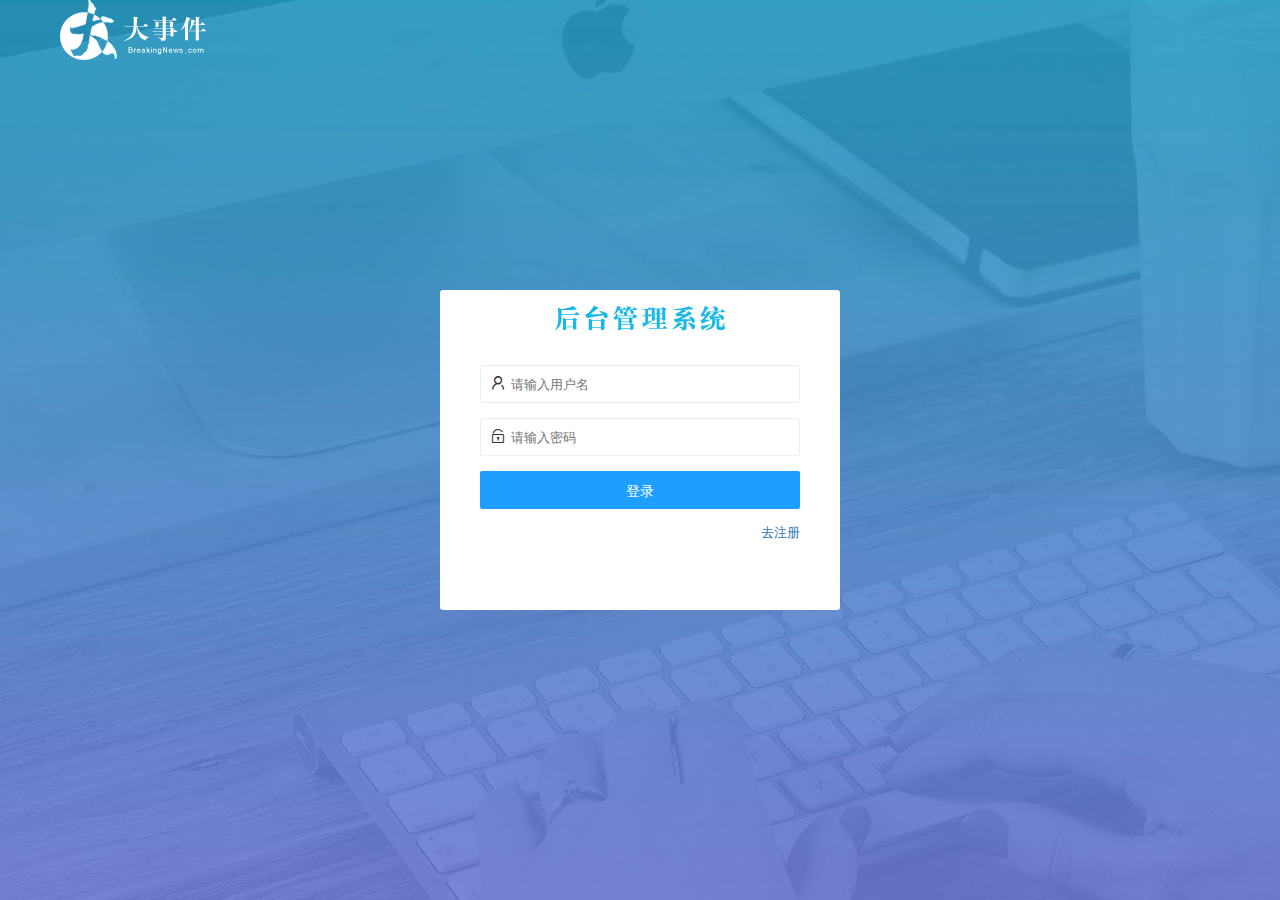
<file: login.html>
<!DOCTYPE html>
<html lang="en">
  <head>
    <meta charset="UTF-8" />
    <meta http-equiv="X-UA-Compatible" content="IE=edge" />
    <meta name="viewport" content="width=device-width, initial-scale=1.0" />
    <title>大事件项目-登录/注册</title>
    <!-- 引入css文件 -->
    <!-- layui -->
    <link rel="stylesheet" href="./assets/lib/layui/css/layui.css" />
    <!-- bootstrap -->
    <link rel="stylesheet" href="./assets/lib/bootstrap.css" />
    <!-- my-css -->
    <link rel="stylesheet" href="./assets/css/login.css" />
  </head>
  <body>
    <!-- logo -->
    <div class="layui-main">
      <img src="./assets/images/logo.png" alt="" />
    </div>
    <!-- 登录注册 -->
    <div class="login-reg-box">
      <!-- 登录，注册框的标题区域 -->
      <h4>
        <img src="./assets/images/login_title.png" alt="" />
      </h4>

      <!-- 登录 -->
      <div class="login-wrap">
        <form class="layui-form" id="formLogin" >
          <!-- 用户名 -->
          <div class="layui-form-item">
            <i class="layui-icon layui-icon-username"></i>
            <input
              type="text"
              name="username"
              required
              lay-verify="required"
              placeholder="请输入用户名"
              autocomplete="off"
              class="layui-input"
            />
          </div>
          <!-- 密码 -->
          <div class="layui-form-item">
            <i class="layui-icon layui-icon-password"></i>
            <input
              type="password"
              name="password"
              id="passWord"
              required
              lay-verify="required|pwd"
              placeholder="请输入密码"
              autocomplete="off"
              class="layui-input"
              
            />
          </div>
          <!-- 注册按钮 -->
          <div class="layui-form-item">
              <button class="layui-btn layui-btn-fluid layui-btn-normal" lay-submit>登录</button>
          </div>
          <div class="layui-form-item">
            <a href="javascript:;" id="go2Reg">去注册</a>
          </div>
        </form>
      </div>

      <!-- 注册 -->
      <div class="reg-wrap">
        <form class="layui-form" id="formReg" >
          <!-- 用户名 -->
          <div class="layui-form-item">
            <i class="layui-icon layui-icon-username"></i>
            <input
             
              type="text"
              name="username"
              required
              lay-verify="required"
              placeholder="请输入用户名"
              autocomplete="off"
              class="layui-input"
              
            />
          </div>
          <!-- 密码 -->
          <div class="layui-form-item">
            <i class="layui-icon layui-icon-password"></i>
            <input
              type="password"
              name="password"
              id="passWord"
              required
              lay-verify="required|pwd"
              placeholder="请输入密码"
              autocomplete="off"
              class="layui-input"
              
            />
          </div>
          <!-- 确认密码 -->
          <div class="layui-form-item">
            <i class="layui-icon layui-icon-password"></i>
            <input
              type="password"
              name="repassword"
              required
              lay-verify="required|pwd|repwd"
              placeholder="请再次输入密码"
              autocomplete="off"
              class="layui-input"
              

            />
          </div>
          <!-- 注册按钮 -->
          <div class="layui-form-item">
              <button class="layui-btn layui-btn-fluid layui-btn-normal" lay-submit>注册</button>
          </div>
          <div class="layui-form-item">
            <a href="javascript:;" id="go2Login">去登录</a>
          </div>
        </form>
      </div>

      <!-- 登录注册结束 -->
    </div>

    <!-- 导入js文件 -->
    <!-- layui -->
    <script src="./assets/lib/layui/layui.all.js"></script>
    <!-- jquery -->
    <script src="./assets/lib/jquery.js"></script>
    <!-- baseAPI -->
    <script src="./assets/js/baseAPI.js"></script>
    <!-- my-js -->
    <script src="./assets/js/login.js"></script>
  </body>
</html>
</file>
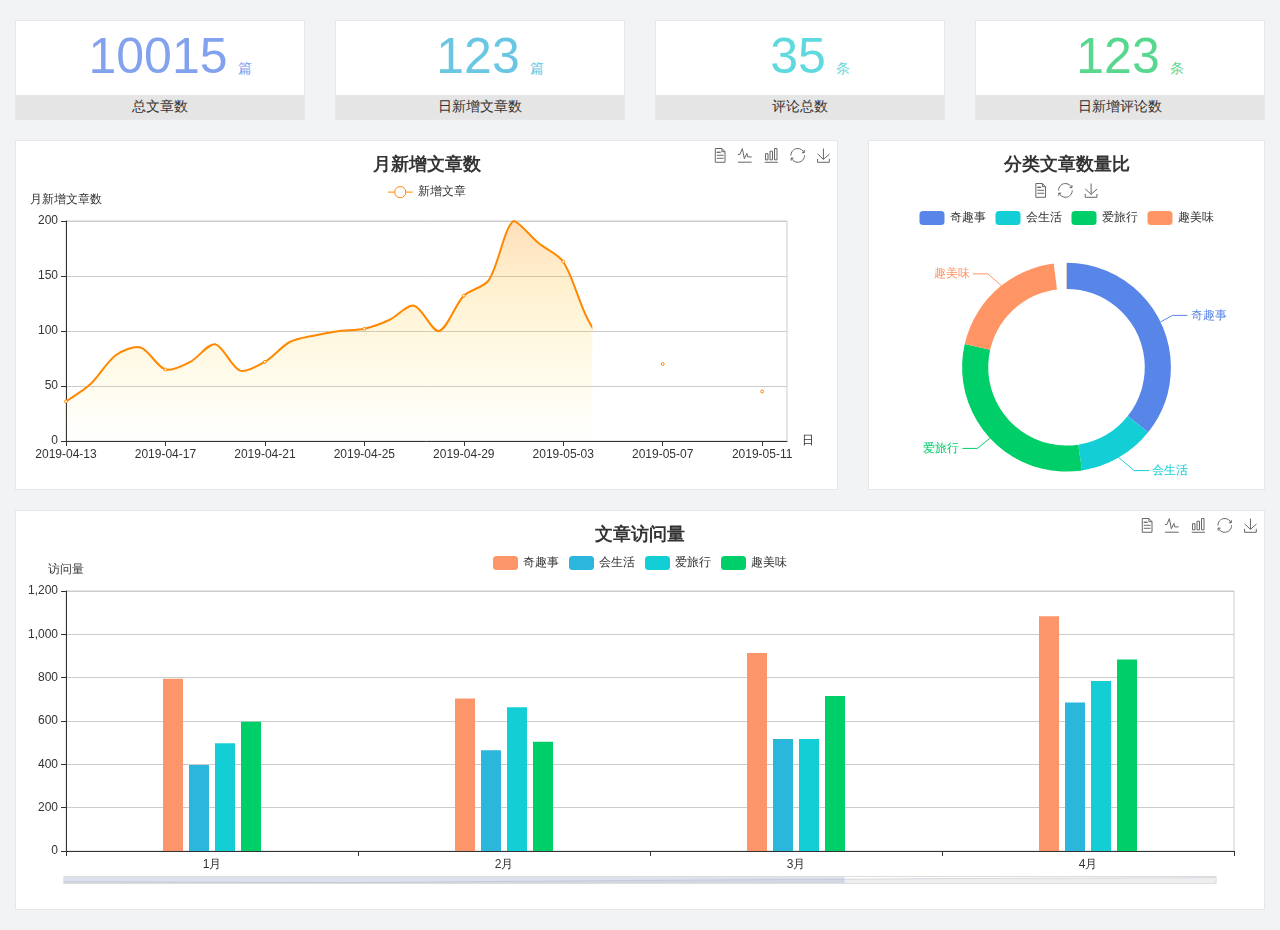
<file: home/dashboard.html>
<!DOCTYPE html>
<html lang="en">

<head>
  <meta charset="UTF-8">
  <meta name="viewport" content="width=device-width, initial-scale=1.0">
  <meta http-equiv="X-UA-Compatible" content="ie=edge">
  <title>图表统计</title>
  <link rel="stylesheet" href="../assets/lib/bootstrap.css" />
  <link rel="stylesheet" href="../assets/lib/main.css" />
  <script src="../assets/lib/jquery.js"></script>
  <script type="text/javascript" src="../assets/lib/echarts.min.js"></script>
</head>

<body>
  <div class="container-fluid">
    <div class="row spannel_list">
      <div class="col-sm-3 col-xs-6">
        <div class="spannel">
          <em>10015</em><span>篇</span>
          <b>总文章数</b>
        </div>
      </div>
      <div class="col-sm-3 col-xs-6">
        <div class="spannel scolor01">
          <em>123</em><span>篇</span>
          <b>日新增文章数</b>
        </div>
      </div>
      <div class="col-sm-3 col-xs-6">
        <div class="spannel scolor02">
          <em>35</em><span>条</span>
          <b>评论总数</b>
        </div>
      </div>
      <div class="col-sm-3 col-xs-6">
        <div class="spannel scolor03">
          <em>123</em><span>条</span>
          <b>日新增评论数</b>
        </div>
      </div>
    </div>
  </div>

  <div class="container-fluid">
    <div class="row curve-pie">
      <div class="col-lg-8 col-md-8">
        <div class="gragh_pannel" id="curve_show"></div>
      </div>
      <div class="col-lg-4 col-md-4">
        <div class="gragh_pannel" id="pie_show"></div>
      </div>
    </div>
  </div>

  <div class="container-fluid">
    <div class="column_pannel" id="column_show"></div>
  </div>

  <script>
    var oChart = echarts.init(document.getElementById('curve_show'));
    var aList_all = [
      { 'count': 36, 'date': '2019-04-13' },
      { 'count': 52, 'date': '2019-04-14' },
      { 'count': 78, 'date': '2019-04-15' },
      { 'count': 85, 'date': '2019-04-16' },
      { 'count': 65, 'date': '2019-04-17' },
      { 'count': 72, 'date': '2019-04-18' },
      { 'count': 88, 'date': '2019-04-19' },
      { 'count': 64, 'date': '2019-04-20' },
      { 'count': 72, 'date': '2019-04-21' },
      { 'count': 90, 'date': '2019-04-22' },
      { 'count': 96, 'date': '2019-04-23' },
      { 'count': 100, 'date': '2019-04-24' },
      { 'count': 102, 'date': '2019-04-25' },
      { 'count': 110, 'date': '2019-04-26' },
      { 'count': 123, 'date': '2019-04-27' },
      { 'count': 100, 'date': '2019-04-28' },
      { 'count': 132, 'date': '2019-04-29' },
      { 'count': 146, 'date': '2019-04-30' },
      { 'count': 200, 'date': '2019-05-01' },
      { 'count': 180, 'date': '2019-05-02' },
      { 'count': 163, 'date': '2019-05-03' },
      { 'count': 110, 'date': '2019-05-04' },
      { 'count': 80, 'date': '2019-05-05' },
      { 'count': 82, 'date': '2019-05-06' },
      { 'count': 70, 'date': '2019-05-07' },
      { 'count': 65, 'date': '2019-05-08' },
      { 'count': 54, 'date': '2019-05-09' },
      { 'count': 40, 'date': '2019-05-10' },
      { 'count': 45, 'date': '2019-05-11' },
      { 'count': 38, 'date': '2019-05-12' },
    ];

    let aCount = [];
    let aDate = [];

    for (var i = 0; i < aList_all.length; i++) {
      aCount.push(aList_all[i].count);
      aDate.push(aList_all[i].date);
    }

    var chartopt = {
      title: {
        text: '月新增文章数',
        left: 'center',
        top: '10'
      },
      tooltip: {
        trigger: 'axis'
      },
      legend: {
        data: ['新增文章'],
        top: '40'
      },
      toolbox: {
        show: true,
        feature: {
          mark: { show: true },
          dataView: { show: true, readOnly: false },
          magicType: { show: true, type: ['line', 'bar'] },
          restore: { show: true },
          saveAsImage: { show: true }
        }
      },
      calculable: true,
      xAxis: [
        {
          name: '日',
          type: 'category',
          boundaryGap: false,
          data: aDate
        }
      ],
      yAxis: [
        {
          name: '月新增文章数',
          type: 'value'
        }
      ],
      series: [
        {
          name: '新增文章',
          type: 'line',
          smooth: true,
          itemStyle: { normal: { areaStyle: { type: 'default' }, color: '#f80' }, lineStyle: { color: '#f80' } },
          data: aCount
        }],
      areaStyle: {
        normal: {
          color: new echarts.graphic.LinearGradient(0, 0, 0, 1, [{
            offset: 0,
            color: 'rgba(255,136,0,0.39)'
          }, {
            offset: .34,
            color: 'rgba(255,180,0,0.25)'
          }, {
            offset: 1,
            color: 'rgba(255,222,0,0.00)'
          }])

        }
      },
      grid: {
        show: true,
        x: 50,
        x2: 50,
        y: 80,
        height: 220
      }
    };

    oChart.setOption(chartopt);


    var oPie = echarts.init(document.getElementById('pie_show'));
    var oPieopt =
    {
      title: {
        top: 10,
        text: '分类文章数量比',
        x: 'center'
      },
      tooltip: {
        trigger: 'item',
        formatter: "{a} <br/>{b} : {c} ({d}%)"
      },
      color: ['#5885e8', '#13cfd5', '#00ce68', '#ff9565'],
      legend: {
        x: 'center',
        top: 65,
        data: ['奇趣事', '会生活', '爱旅行', '趣美味']
      },
      toolbox: {
        show: true,
        x: 'center',
        top: 35,
        feature: {
          mark: { show: true },
          dataView: { show: true, readOnly: false },
          magicType: {
            show: true,
            type: ['pie', 'funnel'],
            option: {
              funnel: {
                x: '25%',
                width: '50%',
                funnelAlign: 'left',
                max: 1548
              }
            }
          },
          restore: { show: true },
          saveAsImage: { show: true }
        }
      },
      calculable: true,
      series: [
        {
          name: '访问来源',
          type: 'pie',
          radius: ['45%', '60%'],
          center: ['50%', '65%'],
          data: [
            { value: 300, name: '奇趣事' },
            { value: 100, name: '会生活' },
            { value: 260, name: '爱旅行' },
            { value: 180, name: '趣美味' }
          ]
        }
      ]
    };
    oPie.setOption(oPieopt);



    var oColumn = this.echarts.init(document.getElementById('column_show'));
    var oColumnopt =
    {
      title: {
        text: '文章访问量',
        left: 'center',
        top: '10'
      },
      tooltip: {
        trigger: 'axis'
      },
      legend: {
        data: ['奇趣事', '会生活', '爱旅行', '趣美味'],
        top: '40'
      },
      toolbox: {
        show: true,
        feature: {
          mark: { show: true },
          dataView: { show: true, readOnly: false },
          magicType: { show: true, type: ['line', 'bar'] },
          restore: { show: true },
          saveAsImage: { show: true }
        }
      },
      calculable: true,
      xAxis: [
        {
          type: 'category',
          data: ['1月', '2月', '3月', '4月', '5月']
        }
      ],
      yAxis: [
        {
          name: '访问量',
          type: 'value'
        }
      ],
      series: [
        {
          name: '奇趣事',
          type: 'bar',
          barWidth: 20,
          itemStyle: {
            normal: { areaStyle: { type: 'default' }, color: '#fd956a' }
          },
          data: [800, 708, 920, 1090, 1200]
        },
        {
          name: '会生活',
          type: 'bar',
          barWidth: 20,
          itemStyle: {
            normal: { areaStyle: { type: 'default' }, color: '#2bb6db' }
          },
          data: [400, 468, 520, 690, 800]
        },
        {
          name: '爱旅行',
          type: 'bar',
          barWidth: 20,
          itemStyle: {
            normal: { areaStyle: { type: 'default' }, color: '#13cfd5' }
          },
          data: [500, 668, 520, 790, 900]
        },
        {
          name: '趣美味',
          type: 'bar',
          barWidth: 20,
          itemStyle: {
            normal: { areaStyle: { type: 'default' }, color: '#00ce68' }
          },
          data: [600, 508, 720, 890, 1000]
        }
      ],
      grid: {
        show: true,
        x: 50,
        x2: 30,
        y: 80,
        height: 260
      },
      dataZoom: [//给x轴设置滚动条
        {
          start: 0,//默认为0
          end: 100 - 1000 / 31,//默认为100
          type: 'slider',
          show: true,
          xAxisIndex: [0],
          handleSize: 0,//滑动条的 左右2个滑动条的大小
          height: 8,//组件高度
          left: 45, //左边的距离
          right: 50,//右边的距离
          bottom: 26,//右边的距离
          handleColor: '#ddd',//h滑动图标的颜色
          handleStyle: {
            borderColor: "#cacaca",
            borderWidth: "1",
            shadowBlur: 2,
            background: "#ddd",
            shadowColor: "#ddd",
          }
        }]
    };
    oColumn.setOption(oColumnopt);
  </script>
</body>

</html>
</file>
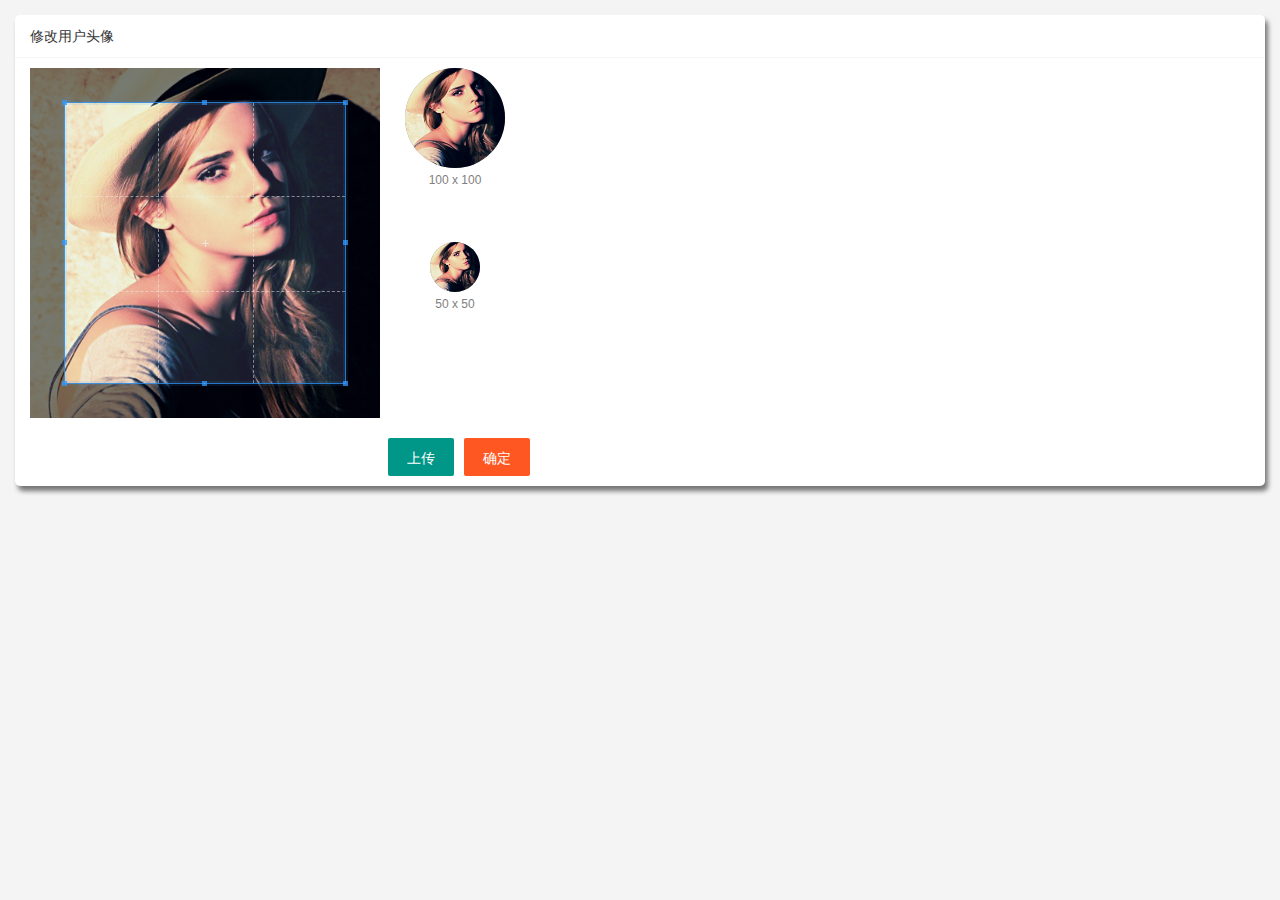
<file: user/user-avatar.html>
<!DOCTYPE html>
<html lang="en">
  <head>
    <meta charset="UTF-8" />
    <meta http-equiv="X-UA-Compatible" content="IE=edge" />
    <meta name="viewport" content="width=device-width, initial-scale=1.0" />
    <title>Document</title>
    <!-- layui -->
    <link rel="stylesheet" href="../assets/lib/layui/css/layui.css" />
    <link rel="stylesheet" href="../assets/fonts/iconfont.css" />
    <link rel="stylesheet" href="../assets/css/user-avatar.css" />
    <link rel="stylesheet" href="../assets/lib/cropper/cropper.css" />
  </head>
  <body>
    <div class="layui-card">
      <div class="layui-card-header">修改用户头像</div>
      <!-- 第一行的图片裁剪和预览区域 -->
      <div class="layui-card-body">
        <div class="row1">
          <!-- 图片裁剪区域 -->
          <div class="cropper-box">
            <!-- 这个 img 标签很重要，将来会把它初始化为裁剪区域 -->
            <img id="image" src="../assets/images/sample.jpg" />
          </div>
          <!-- 图片的预览区域 -->
          <div class="preview-box">
            <div>
              <!-- 宽高为 100px 的预览区域 -->
              <div class="img-preview w100"></div>
              <p class="size">100 x 100</p>
            </div>
            <div>
              <!-- 宽高为 50px 的预览区域 -->
              <div class="img-preview w50"></div>
              <p class="size">50 x 50</p>
            </div>
          </div>
        </div>
      

      <!-- 第二行的按钮区域 -->
      <div class="row2">
        <!-- 通过 accept 指定用户可选值的文件类型 -->
        <input type="file" id="file" accept="image/png,image/jpeg,image/gif">
        <button type="button" class="layui-btn" id="btnChoose">上传</button>
        <button type="button" class="layui-btn layui-btn-danger" id="btnUpload">确定</button>
      </div>
    </div>
    </div>

    <!-- layui -->
    <script src="../assets/lib/layui/layui.all.js"></script>
    <!-- jquery -->
    <script src="../assets/lib/jquery.js"></script>
    <!-- baseAPI -->
    <script src="../assets/js/baseAPI.js"></script>
    <!-- 头像 -->
    <script src="../assets/lib/cropper/Cropper.js"></script>
    <script src="../assets/lib/cropper/jquery-cropper.js"></script>
    <!-- my-js -->
    <script src="../assets/js/user-avatar.js"></script>
  </body>
</html>
</file>
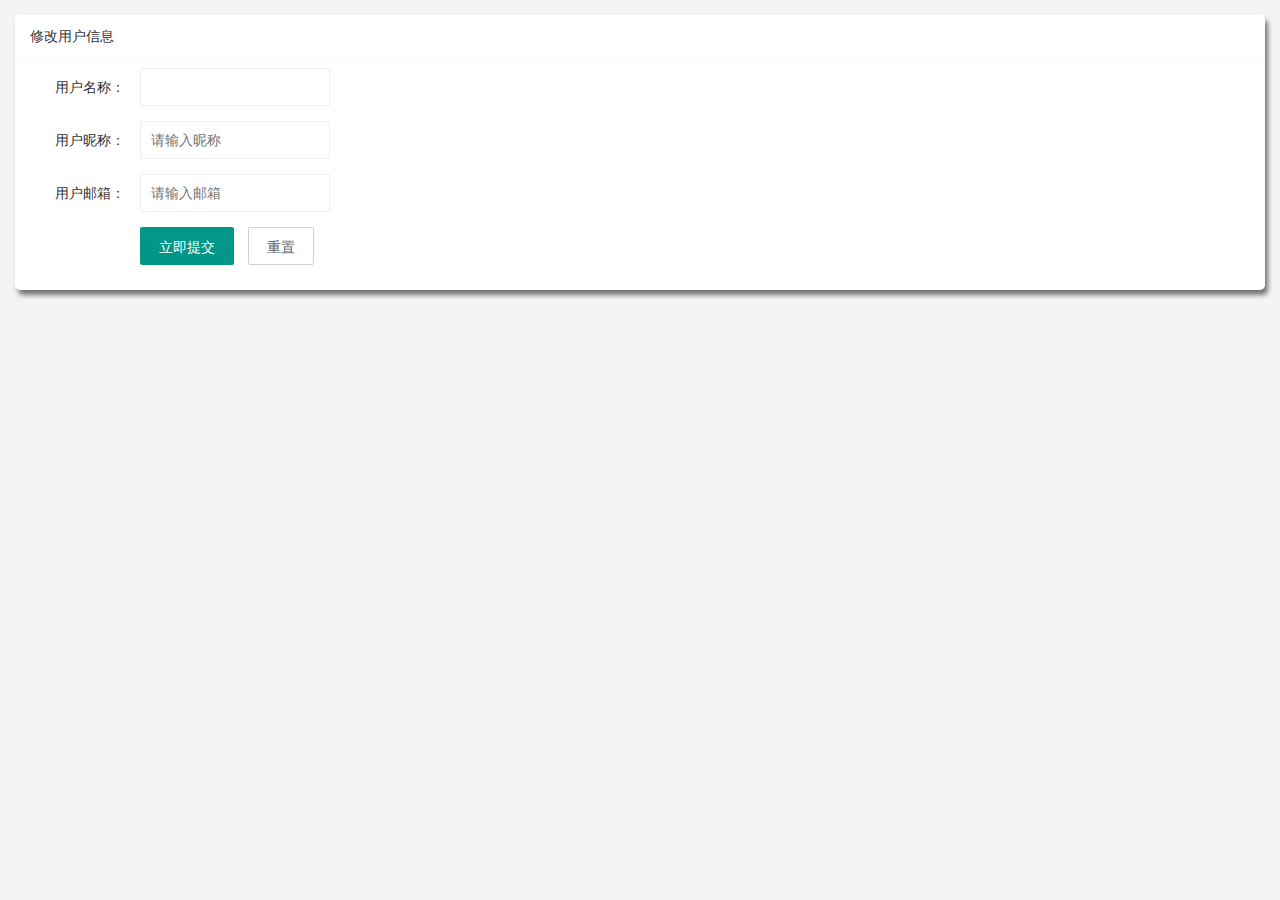
<file: user/user-info.html>
<!DOCTYPE html>
<html lang="en">
<head>
    <meta charset="UTF-8">
    <meta http-equiv="X-UA-Compatible" content="IE=edge">
    <meta name="viewport" content="width=device-width, initial-scale=1.0">
    <title>Document</title>
        <!-- layui -->
        <link rel="stylesheet" href="../assets/lib/layui/css/layui.css" />
        <link rel="stylesheet" href="../assets/fonts/iconfont.css" />
        <link rel="stylesheet" href="../assets/css/user-info.css">
</head>
<body>
    <div class="layui-card">
        <div class="layui-card-header">修改用户信息</div>
        <div class="layui-card-body">
            <!-- 用户名 昵称 邮箱 按钮 -->
            <form class="layui-form" lay-filter="userForm">
                <!-- 隐藏域：id  -->
                <input type="hidden" name="id" >
                <!-- 用户名 -->
                <div class="layui-form-item">
                    <!-- 禁用输入框：disabled 或者 readonly 都可以 -->
                  <label class="layui-form-label">用户名称：</label>
                  <div class="layui-input-inline">
                    <input type="text" name="username" required  lay-verify="required" placeholder="请输入用户名称" autocomplete="off" class="layui-input" disabled value=" ">
                  </div>
                </div>
                <!-- 昵称 -->
                <div class="layui-form-item">
                    <!-- maxlength 属性设置输入框输入的字符长度 -->
                  <label class="layui-form-label">用户昵称：</label>
                  <div class="layui-input-inline">
                    <input type="text" name="nickname" required lay-verify="required|nickname" placeholder="请输入昵称" autocomplete="off" class="layui-input">
                  </div>
                </div>
                <!-- 邮箱 -->
                <div class="layui-form-item">
                    <!-- maxlength 属性设置输入框输入的字符长度 -->
                  <label class="layui-form-label">用户邮箱：</label>
                  <div class="layui-input-inline">
                    <input type="text" name="email" required lay-verify="required" placeholder="请输入邮箱" autocomplete="off" class="layui-input">
                  </div>
                </div>

                <!-- 按钮 -->
                <div class="layui-form-item">
                    <div class="layui-input-block">
                        <!-- 属性：lay-submit  -->
                      <button class="layui-btn" lay-submit lay-filter="formDemo">立即提交</button>
                      <!-- type='reset' 可以将整个表单进行清空 -->
                      <button type="reset" class="layui-btn layui-btn-primary" id="btnReset">重置</button>
                    </div>
                </div>
            </form>
        </div>
      </div>


    <!-- layui -->
    <script src="../assets/lib/layui/layui.all.js"></script>
    <!-- jquery -->
    <script src="../assets/lib/jquery.js"></script>
    <!-- baseAPI -->
    <script src="../assets/js/baseAPI.js"></script>
    <!-- my-js -->
    <script src="../assets/js/user-info.js"></script>
</body>
</html>
</file>
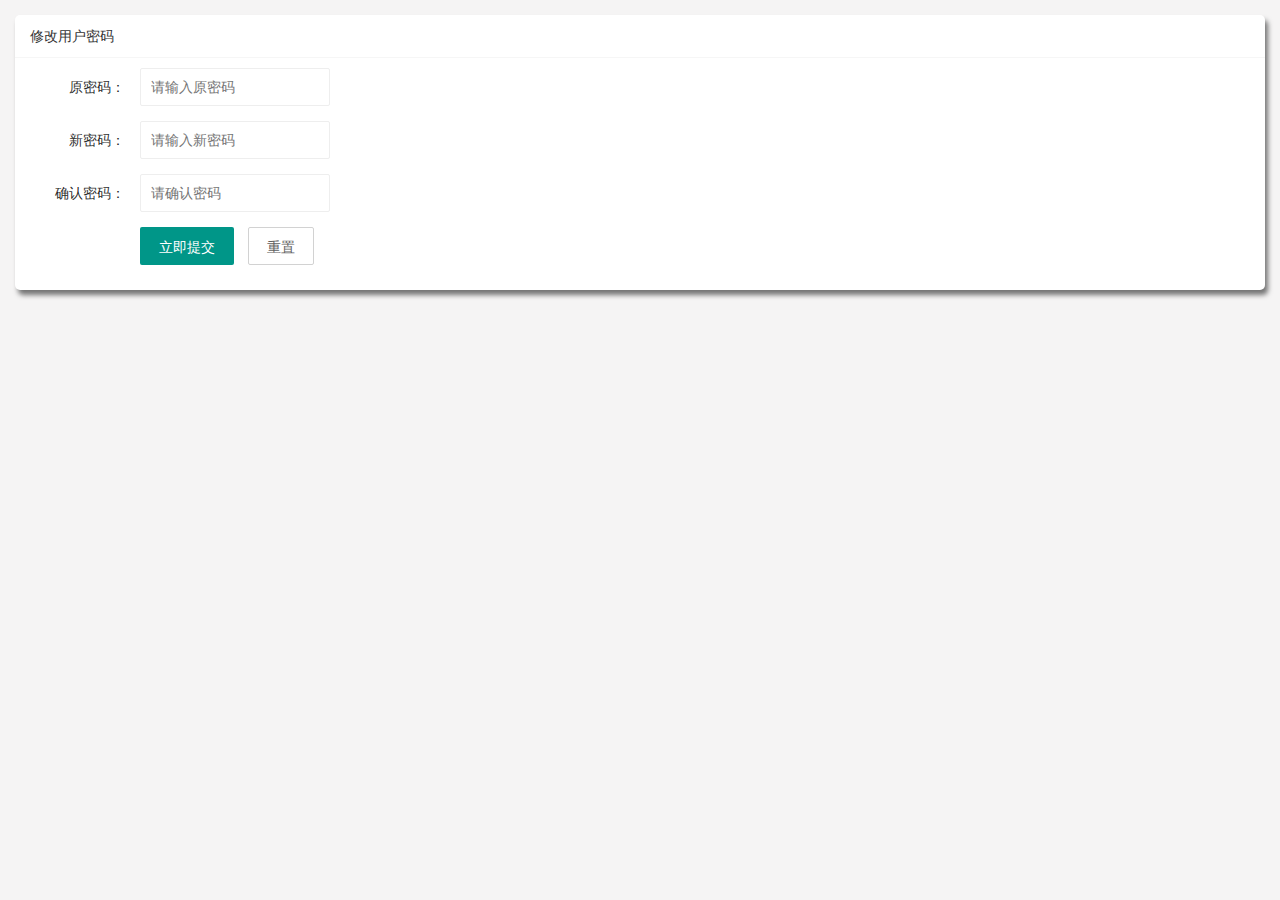
<file: user/user-pwd.html>
<!DOCTYPE html>
<html lang="en">
<head>
    <meta charset="UTF-8">
    <meta http-equiv="X-UA-Compatible" content="IE=edge">
    <meta name="viewport" content="width=device-width, initial-scale=1.0">
    <title>Document</title>
        <!-- layui -->
        <link rel="stylesheet" href="../assets/lib/layui/css/layui.css" />
        <link rel="stylesheet" href="../assets/fonts/iconfont.css" />
        <link rel="stylesheet" href="../assets/css/user-pwd.css">
</head>
<body>
    <div class="layui-card">
        <div class="layui-card-header">修改用户密码</div>
        <div class="layui-card-body">
            <!--  原密码 新密码 确认密码 按钮 -->
            <form class="layui-form" lay-filter="pwdForm">
                <!-- 隐藏域：id  -->
                <input type="hidden" name="id" >
                <!-- 原密码 -->
                <div class="layui-form-item">
                    <!-- 禁用输入框：disabled 或者 readonly 都可以 -->
                    <!-- | 管道符 -->
                  <label class="layui-form-label">原密码：</label>
                  <div class="layui-input-inline">
                    <input type="password" name="old_pwd" required  lay-verify="required|pass" placeholder="请输入原密码" autocomplete="off" class="layui-input">
                  </div>
                </div>
                <!-- 新密码 -->
                <div class="layui-form-item">
                    <!-- 禁用输入框：disabled 或者 readonly 都可以 -->
                  <label class="layui-form-label">新密码：</label>
                  <div class="layui-input-inline">
                    <input type="password" name="new_pwd" required  lay-verify="required|pass|samePwd" placeholder="请输入新密码" autocomplete="off" class="layui-input" >
                  </div>
                </div>
                <!-- 确认密码 -->
                <div class="layui-form-item">
                    <!-- 禁用输入框：disabled 或者 readonly 都可以 -->
                  <label class="layui-form-label">确认密码：</label>
                  <div class="layui-input-inline">
                    <input type="password" name="re_pwd" required  lay-verify="required|pass|samePwd|rePwd" placeholder="请确认密码" autocomplete="off" class="layui-input" >
                  </div>
                </div>
         
                <!-- 按钮 -->
                <div class="layui-form-item">
                    <div class="layui-input-block">
                        <!-- 属性：lay-submit  -->
                      <button class="layui-btn" lay-submit lay-filter="formDemo">立即提交</button>
                      <!-- type='reset' 可以将整个表单进行清空 -->
                      <button type="reset" class="layui-btn layui-btn-primary" id="btnReset">重置</button>
                    </div>
                </div>
            </form>
        </div>
      </div>


    <!-- layui -->
    <script src="../assets/lib/layui/layui.all.js"></script>
    <!-- jquery -->
    <script src="../assets/lib/jquery.js"></script>
    <!-- baseAPI -->
    <script src="../assets/js/baseAPI.js"></script>
    <!-- my-js -->
    <script src="../assets/js/user-pwd.js"></script>
</body>
</html>
</file>
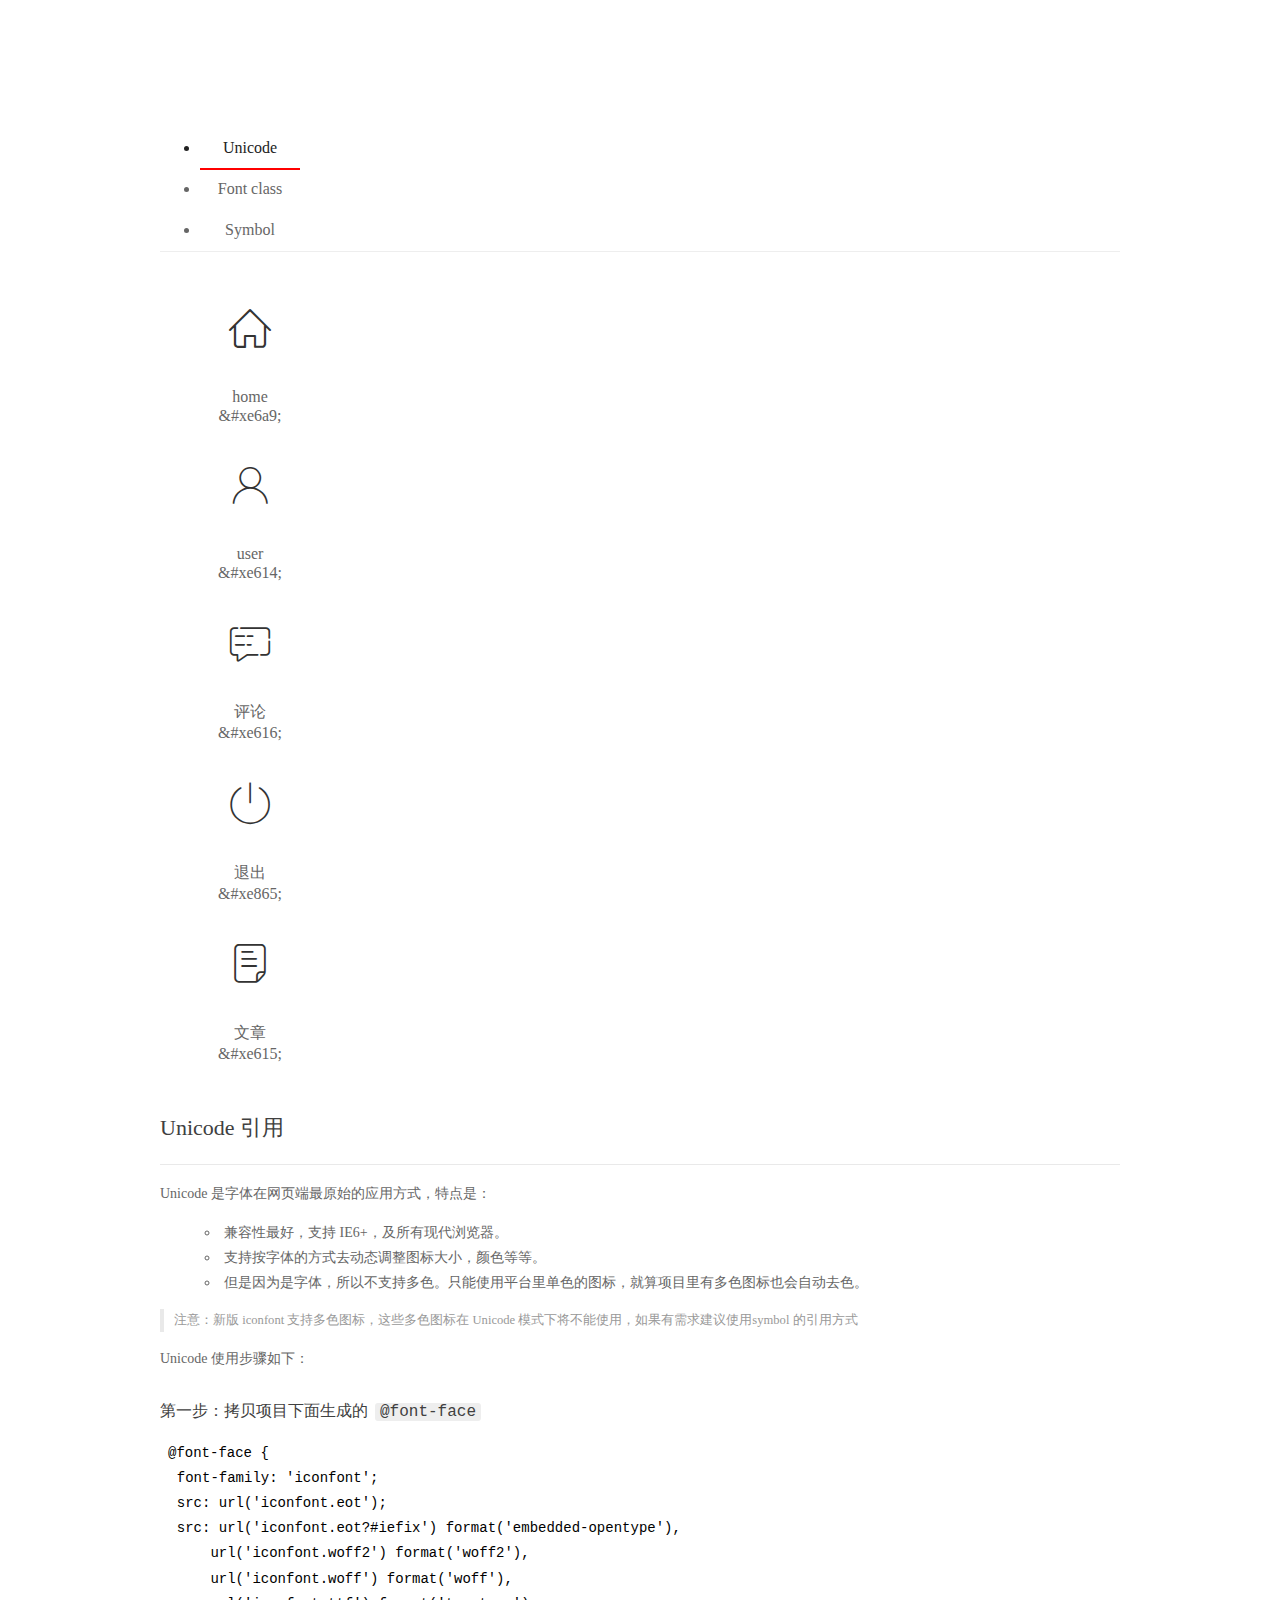
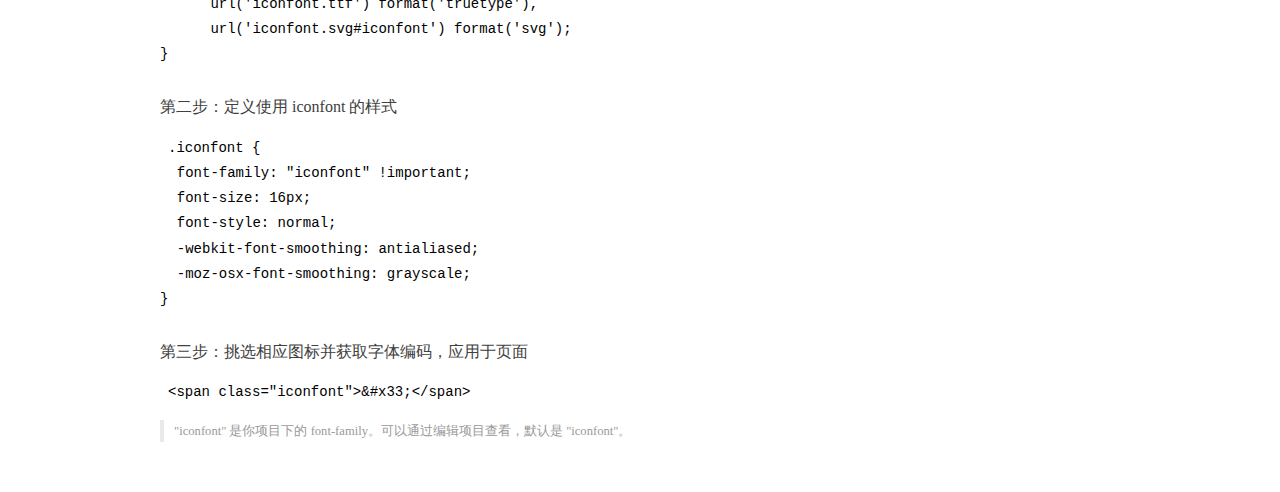
<file: assets/fonts/demo_index.html>
<!DOCTYPE html>
<html>
<head>
  <meta charset="utf-8"/>
  <title>IconFont Demo</title>
  <link rel="shortcut icon" href="https://gtms04.alicdn.com/tps/i4/TB1_oz6GVXXXXaFXpXXJDFnIXXX-64-64.ico" type="image/x-icon"/>
  <link rel="stylesheet" href="https://g.alicdn.com/thx/cube/1.3.2/cube.min.css">
  <link rel="stylesheet" href="demo.css">
  <link rel="stylesheet" href="iconfont.css">
  <script src="iconfont.js"></script>
  <!-- jQuery -->
  <script src="https://a1.alicdn.com/oss/uploads/2018/12/26/7bfddb60-08e8-11e9-9b04-53e73bb6408b.js"></script>
  <!-- 代码高亮 -->
  <script src="https://a1.alicdn.com/oss/uploads/2018/12/26/a3f714d0-08e6-11e9-8a15-ebf944d7534c.js"></script>
</head>
<body>
  <div class="main">
    <h1 class="logo"><a href="https://www.iconfont.cn/" title="iconfont 首页" target="_blank">&#xe86b;</a></h1>
    <div class="nav-tabs">
      <ul id="tabs" class="dib-box">
        <li class="dib active"><span>Unicode</span></li>
        <li class="dib"><span>Font class</span></li>
        <li class="dib"><span>Symbol</span></li>
      </ul>
      
    </div>
    <div class="tab-container">
      <div class="content unicode" style="display: block;">
          <ul class="icon_lists dib-box">
          
            <li class="dib">
              <span class="icon iconfont">&#xe6a9;</span>
                <div class="name">home</div>
                <div class="code-name">&amp;#xe6a9;</div>
              </li>
          
            <li class="dib">
              <span class="icon iconfont">&#xe614;</span>
                <div class="name">user</div>
                <div class="code-name">&amp;#xe614;</div>
              </li>
          
            <li class="dib">
              <span class="icon iconfont">&#xe616;</span>
                <div class="name">评论</div>
                <div class="code-name">&amp;#xe616;</div>
              </li>
          
            <li class="dib">
              <span class="icon iconfont">&#xe865;</span>
                <div class="name">退出</div>
                <div class="code-name">&amp;#xe865;</div>
              </li>
          
            <li class="dib">
              <span class="icon iconfont">&#xe615;</span>
                <div class="name">文章</div>
                <div class="code-name">&amp;#xe615;</div>
              </li>
          
          </ul>
          <div class="article markdown">
          <h2 id="unicode-">Unicode 引用</h2>
          <hr>

          <p>Unicode 是字体在网页端最原始的应用方式，特点是：</p>
          <ul>
            <li>兼容性最好，支持 IE6+，及所有现代浏览器。</li>
            <li>支持按字体的方式去动态调整图标大小，颜色等等。</li>
            <li>但是因为是字体，所以不支持多色。只能使用平台里单色的图标，就算项目里有多色图标也会自动去色。</li>
          </ul>
          <blockquote>
            <p>注意：新版 iconfont 支持多色图标，这些多色图标在 Unicode 模式下将不能使用，如果有需求建议使用symbol 的引用方式</p>
          </blockquote>
          <p>Unicode 使用步骤如下：</p>
          <h3 id="-font-face">第一步：拷贝项目下面生成的 <code>@font-face</code></h3>
<pre><code class="language-css"
>@font-face {
  font-family: 'iconfont';
  src: url('iconfont.eot');
  src: url('iconfont.eot?#iefix') format('embedded-opentype'),
      url('iconfont.woff2') format('woff2'),
      url('iconfont.woff') format('woff'),
      url('iconfont.ttf') format('truetype'),
      url('iconfont.svg#iconfont') format('svg');
}
</code></pre>
          <h3 id="-iconfont-">第二步：定义使用 iconfont 的样式</h3>
<pre><code class="language-css"
>.iconfont {
  font-family: "iconfont" !important;
  font-size: 16px;
  font-style: normal;
  -webkit-font-smoothing: antialiased;
  -moz-osx-font-smoothing: grayscale;
}
</code></pre>
          <h3 id="-">第三步：挑选相应图标并获取字体编码，应用于页面</h3>
<pre>
<code class="language-html"
>&lt;span class="iconfont"&gt;&amp;#x33;&lt;/span&gt;
</code></pre>
          <blockquote>
            <p>"iconfont" 是你项目下的 font-family。可以通过编辑项目查看，默认是 "iconfont"。</p>
          </blockquote>
          </div>
      </div>
      <div class="content font-class">
        <ul class="icon_lists dib-box">
          
          <li class="dib">
            <span class="icon iconfont icon-home"></span>
            <div class="name">
              home
            </div>
            <div class="code-name">.icon-home
            </div>
          </li>
          
          <li class="dib">
            <span class="icon iconfont icon-user"></span>
            <div class="name">
              user
            </div>
            <div class="code-name">.icon-user
            </div>
          </li>
          
          <li class="dib">
            <span class="icon iconfont icon-pinglun"></span>
            <div class="name">
              评论
            </div>
            <div class="code-name">.icon-pinglun
            </div>
          </li>
          
          <li class="dib">
            <span class="icon iconfont icon-tuichu"></span>
            <div class="name">
              退出
            </div>
            <div class="code-name">.icon-tuichu
            </div>
          </li>
          
          <li class="dib">
            <span class="icon iconfont icon-16"></span>
            <div class="name">
              文章
            </div>
            <div class="code-name">.icon-16
            </div>
          </li>
          
        </ul>
        <div class="article markdown">
        <h2 id="font-class-">font-class 引用</h2>
        <hr>

        <p>font-class 是 Unicode 使用方式的一种变种，主要是解决 Unicode 书写不直观，语意不明确的问题。</p>
        <p>与 Unicode 使用方式相比，具有如下特点：</p>
        <ul>
          <li>兼容性良好，支持 IE8+，及所有现代浏览器。</li>
          <li>相比于 Unicode 语意明确，书写更直观。可以很容易分辨这个 icon 是什么。</li>
          <li>因为使用 class 来定义图标，所以当要替换图标时，只需要修改 class 里面的 Unicode 引用。</li>
          <li>不过因为本质上还是使用的字体，所以多色图标还是不支持的。</li>
        </ul>
        <p>使用步骤如下：</p>
        <h3 id="-fontclass-">第一步：引入项目下面生成的 fontclass 代码：</h3>
<pre><code class="language-html">&lt;link rel="stylesheet" href="./iconfont.css"&gt;
</code></pre>
        <h3 id="-">第二步：挑选相应图标并获取类名，应用于页面：</h3>
<pre><code class="language-html">&lt;span class="iconfont icon-xxx"&gt;&lt;/span&gt;
</code></pre>
        <blockquote>
          <p>"
            iconfont" 是你项目下的 font-family。可以通过编辑项目查看，默认是 "iconfont"。</p>
        </blockquote>
      </div>
      </div>
      <div class="content symbol">
          <ul class="icon_lists dib-box">
          
            <li class="dib">
                <svg class="icon svg-icon" aria-hidden="true">
                  <use xlink:href="#icon-home"></use>
                </svg>
                <div class="name">home</div>
                <div class="code-name">#icon-home</div>
            </li>
          
            <li class="dib">
                <svg class="icon svg-icon" aria-hidden="true">
                  <use xlink:href="#icon-user"></use>
                </svg>
                <div class="name">user</div>
                <div class="code-name">#icon-user</div>
            </li>
          
            <li class="dib">
                <svg class="icon svg-icon" aria-hidden="true">
                  <use xlink:href="#icon-pinglun"></use>
                </svg>
                <div class="name">评论</div>
                <div class="code-name">#icon-pinglun</div>
            </li>
          
            <li class="dib">
                <svg class="icon svg-icon" aria-hidden="true">
                  <use xlink:href="#icon-tuichu"></use>
                </svg>
                <div class="name">退出</div>
                <div class="code-name">#icon-tuichu</div>
            </li>
          
            <li class="dib">
                <svg class="icon svg-icon" aria-hidden="true">
                  <use xlink:href="#icon-16"></use>
                </svg>
                <div class="name">文章</div>
                <div class="code-name">#icon-16</div>
            </li>
          
          </ul>
          <div class="article markdown">
          <h2 id="symbol-">Symbol 引用</h2>
          <hr>

          <p>这是一种全新的使用方式，应该说这才是未来的主流，也是平台目前推荐的用法。相关介绍可以参考这篇<a href="">文章</a>
            这种用法其实是做了一个 SVG 的集合，与另外两种相比具有如下特点：</p>
          <ul>
            <li>支持多色图标了，不再受单色限制。</li>
            <li>通过一些技巧，支持像字体那样，通过 <code>font-size</code>, <code>color</code> 来调整样式。</li>
            <li>兼容性较差，支持 IE9+，及现代浏览器。</li>
            <li>浏览器渲染 SVG 的性能一般，还不如 png。</li>
          </ul>
          <p>使用步骤如下：</p>
          <h3 id="-symbol-">第一步：引入项目下面生成的 symbol 代码：</h3>
<pre><code class="language-html">&lt;script src="./iconfont.js"&gt;&lt;/script&gt;
</code></pre>
          <h3 id="-css-">第二步：加入通用 CSS 代码（引入一次就行）：</h3>
<pre><code class="language-html">&lt;style&gt;
.icon {
  width: 1em;
  height: 1em;
  vertical-align: -0.15em;
  fill: currentColor;
  overflow: hidden;
}
&lt;/style&gt;
</code></pre>
          <h3 id="-">第三步：挑选相应图标并获取类名，应用于页面：</h3>
<pre><code class="language-html">&lt;svg class="icon" aria-hidden="true"&gt;
  &lt;use xlink:href="#icon-xxx"&gt;&lt;/use&gt;
&lt;/svg&gt;
</code></pre>
          </div>
      </div>

    </div>
  </div>
  <script>
  $(document).ready(function () {
      $('.tab-container .content:first').show()

      $('#tabs li').click(function (e) {
        var tabContent = $('.tab-container .content')
        var index = $(this).index()

        if ($(this).hasClass('active')) {
          return
        } else {
          $('#tabs li').removeClass('active')
          $(this).addClass('active')

          tabContent.hide().eq(index).fadeIn()
        }
      })
    })
  </script>
</body>
</html>
</file>
<file: assets/lib/layui/css/layui.css>
blockquote,body,button,dd,div,dl,dt,form,h1,h2,h3,h4,h5,h6,input,li,ol,p,pre,td,textarea,th,ul{margin:0;padding:0;-webkit-tap-highlight-color:rgba(0,0,0,0)}a:active,a:hover{outline:0}img{display:inline-block;border:none;vertical-align:middle}li{list-style:none}table{border-collapse:collapse;border-spacing:0}h1,h2,h3{font-weight:400}h4,h5,h6{font-size:100%;font-weight:400}button,input,select,textarea{font-size:100%}button,input,optgroup,option,select,textarea{font-family:inherit;font-size:inherit;font-style:inherit;font-weight:inherit;outline:0}pre{white-space:pre-wrap;white-space:-moz-pre-wrap;white-space:-pre-wrap;white-space:-o-pre-wrap;word-wrap:break-word}body{line-height:1.6;color:#333;color:rgba(0,0,0,.85);font:14px Helvetica Neue,Helvetica,PingFang SC,Tahoma,Arial,sans-serif}hr{height:0;line-height:0;margin:10px 0;padding:0;border:none!important;border-bottom:1px solid #eee!important;clear:both;overflow:hidden;background:0 0}a{color:#333;text-decoration:none}a:hover{color:#777}a cite{font-style:normal;*cursor:pointer}.layui-border-box,.layui-border-box *{box-sizing:border-box}.layui-box,.layui-box *{box-sizing:content-box}.layui-clear{clear:both;*zoom:1}.layui-clear:after{content:'\20';clear:both;*zoom:1;display:block;height:0}.layui-inline{position:relative;display:inline-block;*display:inline;*zoom:1;vertical-align:middle}.layui-edge{position:relative;display:inline-block;vertical-align:middle;width:0;height:0;border-width:6px;border-style:dashed;border-color:transparent;overflow:hidden}.layui-edge-top{top:-4px;border-bottom-color:#999;border-bottom-style:solid}.layui-edge-right{border-left-color:#999;border-left-style:solid}.layui-edge-bottom{top:2px;border-top-color:#999;border-top-style:solid}.layui-edge-left{border-right-color:#999;border-right-style:solid}.layui-elip{text-overflow:ellipsis;overflow:hidden;white-space:nowrap}.layui-disabled,.layui-icon,.layui-unselect{-moz-user-select:none;-webkit-user-select:none;-ms-user-select:none}.layui-disabled,.layui-disabled:hover{color:#d2d2d2!important;cursor:not-allowed!important}.layui-circle{border-radius:100%}.layui-show{display:block!important}.layui-hide{display:none!important}.layui-show-v{visibility:visible!important}.layui-hide-v{visibility:hidden!important}@font-face{font-family:layui-icon;src:url(../font/iconfont.eot?v=256);src:url(../font/iconfont.eot?v=256#iefix) format('embedded-opentype'),url(../font/iconfont.woff2?v=256) format('woff2'),url(../font/iconfont.woff?v=256) format('woff'),url(../font/iconfont.ttf?v=256) format('truetype'),url(../font/iconfont.svg?v=256#layui-icon) format('svg')}.layui-icon{font-family:layui-icon!important;font-size:16px;font-style:normal;-webkit-font-smoothing:antialiased;-moz-osx-font-smoothing:grayscale}.layui-icon-reply-fill:before{content:"\e611"}.layui-icon-set-fill:before{content:"\e614"}.layui-icon-menu-fill:before{content:"\e60f"}.layui-icon-search:before{content:"\e615"}.layui-icon-share:before{content:"\e641"}.layui-icon-set-sm:before{content:"\e620"}.layui-icon-engine:before{content:"\e628"}.layui-icon-close:before{content:"\1006"}.layui-icon-close-fill:before{content:"\1007"}.layui-icon-chart-screen:before{content:"\e629"}.layui-icon-star:before{content:"\e600"}.layui-icon-circle-dot:before{content:"\e617"}.layui-icon-chat:before{content:"\e606"}.layui-icon-release:before{content:"\e609"}.layui-icon-list:before{content:"\e60a"}.layui-icon-chart:before{content:"\e62c"}.layui-icon-ok-circle:before{content:"\1005"}.layui-icon-layim-theme:before{content:"\e61b"}.layui-icon-table:before{content:"\e62d"}.layui-icon-right:before{content:"\e602"}.layui-icon-left:before{content:"\e603"}.layui-icon-cart-simple:before{content:"\e698"}.layui-icon-face-cry:before{content:"\e69c"}.layui-icon-face-smile:before{content:"\e6af"}.layui-icon-survey:before{content:"\e6b2"}.layui-icon-tree:before{content:"\e62e"}.layui-icon-ie:before{content:"\e7bb"}.layui-icon-upload-circle:before{content:"\e62f"}.layui-icon-add-circle:before{content:"\e61f"}.layui-icon-download-circle:before{content:"\e601"}.layui-icon-templeate-1:before{content:"\e630"}.layui-icon-util:before{content:"\e631"}.layui-icon-face-surprised:before{content:"\e664"}.layui-icon-edit:before{content:"\e642"}.layui-icon-speaker:before{content:"\e645"}.layui-icon-down:before{content:"\e61a"}.layui-icon-file:before{content:"\e621"}.layui-icon-layouts:before{content:"\e632"}.layui-icon-rate-half:before{content:"\e6c9"}.layui-icon-add-circle-fine:before{content:"\e608"}.layui-icon-prev-circle:before{content:"\e633"}.layui-icon-read:before{content:"\e705"}.layui-icon-404:before{content:"\e61c"}.layui-icon-carousel:before{content:"\e634"}.layui-icon-help:before{content:"\e607"}.layui-icon-code-circle:before{content:"\e635"}.layui-icon-windows:before{content:"\e67f"}.layui-icon-water:before{content:"\e636"}.layui-icon-username:before{content:"\e66f"}.layui-icon-find-fill:before{content:"\e670"}.layui-icon-about:before{content:"\e60b"}.layui-icon-location:before{content:"\e715"}.layui-icon-up:before{content:"\e619"}.layui-icon-pause:before{content:"\e651"}.layui-icon-date:before{content:"\e637"}.layui-icon-layim-uploadfile:before{content:"\e61d"}.layui-icon-delete:before{content:"\e640"}.layui-icon-play:before{content:"\e652"}.layui-icon-top:before{content:"\e604"}.layui-icon-firefox:before{content:"\e686"}.layui-icon-friends:before{content:"\e612"}.layui-icon-refresh-3:before{content:"\e9aa"}.layui-icon-ok:before{content:"\e605"}.layui-icon-layer:before{content:"\e638"}.layui-icon-face-smile-fine:before{content:"\e60c"}.layui-icon-dollar:before{content:"\e659"}.layui-icon-group:before{content:"\e613"}.layui-icon-layim-download:before{content:"\e61e"}.layui-icon-picture-fine:before{content:"\e60d"}.layui-icon-link:before{content:"\e64c"}.layui-icon-diamond:before{content:"\e735"}.layui-icon-log:before{content:"\e60e"}.layui-icon-key:before{content:"\e683"}.layui-icon-rate-solid:before{content:"\e67a"}.layui-icon-fonts-del:before{content:"\e64f"}.layui-icon-unlink:before{content:"\e64d"}.layui-icon-fonts-clear:before{content:"\e639"}.layui-icon-triangle-r:before{content:"\e623"}.layui-icon-circle:before{content:"\e63f"}.layui-icon-radio:before{content:"\e643"}.layui-icon-align-center:before{content:"\e647"}.layui-icon-align-right:before{content:"\e648"}.layui-icon-align-left:before{content:"\e649"}.layui-icon-loading-1:before{content:"\e63e"}.layui-icon-return:before{content:"\e65c"}.layui-icon-fonts-strong:before{content:"\e62b"}.layui-icon-upload:before{content:"\e67c"}.layui-icon-dialogue:before{content:"\e63a"}.layui-icon-video:before{content:"\e6ed"}.layui-icon-headset:before{content:"\e6fc"}.layui-icon-cellphone-fine:before{content:"\e63b"}.layui-icon-add-1:before{content:"\e654"}.layui-icon-face-smile-b:before{content:"\e650"}.layui-icon-fonts-html:before{content:"\e64b"}.layui-icon-screen-full:before{content:"\e622"}.layui-icon-form:before{content:"\e63c"}.layui-icon-cart:before{content:"\e657"}.layui-icon-camera-fill:before{content:"\e65d"}.layui-icon-tabs:before{content:"\e62a"}.layui-icon-heart-fill:before{content:"\e68f"}.layui-icon-fonts-code:before{content:"\e64e"}.layui-icon-ios:before{content:"\e680"}.layui-icon-at:before{content:"\e687"}.layui-icon-fire:before{content:"\e756"}.layui-icon-set:before{content:"\e716"}.layui-icon-fonts-u:before{content:"\e646"}.layui-icon-triangle-d:before{content:"\e625"}.layui-icon-tips:before{content:"\e702"}.layui-icon-picture:before{content:"\e64a"}.layui-icon-more-vertical:before{content:"\e671"}.layui-icon-bluetooth:before{content:"\e689"}.layui-icon-flag:before{content:"\e66c"}.layui-icon-loading:before{content:"\e63d"}.layui-icon-fonts-i:before{content:"\e644"}.layui-icon-refresh-1:before{content:"\e666"}.layui-icon-rmb:before{content:"\e65e"}.layui-icon-addition:before{content:"\e624"}.layui-icon-home:before{content:"\e68e"}.layui-icon-time:before{content:"\e68d"}.layui-icon-user:before{content:"\e770"}.layui-icon-notice:before{content:"\e667"}.layui-icon-chrome:before{content:"\e68a"}.layui-icon-edge:before{content:"\e68b"}.layui-icon-login-weibo:before{content:"\e675"}.layui-icon-voice:before{content:"\e688"}.layui-icon-upload-drag:before{content:"\e681"}.layui-icon-login-qq:before{content:"\e676"}.layui-icon-snowflake:before{content:"\e6b1"}.layui-icon-heart:before{content:"\e68c"}.layui-icon-logout:before{content:"\e682"}.layui-icon-file-b:before{content:"\e655"}.layui-icon-template:before{content:"\e663"}.layui-icon-transfer:before{content:"\e691"}.layui-icon-auz:before{content:"\e672"}.layui-icon-console:before{content:"\e665"}.layui-icon-app:before{content:"\e653"}.layui-icon-prev:before{content:"\e65a"}.layui-icon-website:before{content:"\e7ae"}.layui-icon-next:before{content:"\e65b"}.layui-icon-component:before{content:"\e857"}.layui-icon-android:before{content:"\e684"}.layui-icon-more:before{content:"\e65f"}.layui-icon-login-wechat:before{content:"\e677"}.layui-icon-shrink-right:before{content:"\e668"}.layui-icon-spread-left:before{content:"\e66b"}.layui-icon-camera:before{content:"\e660"}.layui-icon-note:before{content:"\e66e"}.layui-icon-refresh:before{content:"\e669"}.layui-icon-female:before{content:"\e661"}.layui-icon-male:before{content:"\e662"}.layui-icon-screen-restore:before{content:"\e758"}.layui-icon-password:before{content:"\e673"}.layui-icon-senior:before{content:"\e674"}.layui-icon-theme:before{content:"\e66a"}.layui-icon-tread:before{content:"\e6c5"}.layui-icon-praise:before{content:"\e6c6"}.layui-icon-star-fill:before{content:"\e658"}.layui-icon-rate:before{content:"\e67b"}.layui-icon-template-1:before{content:"\e656"}.layui-icon-vercode:before{content:"\e679"}.layui-icon-service:before{content:"\e626"}.layui-icon-cellphone:before{content:"\e678"}.layui-icon-print:before{content:"\e66d"}.layui-icon-cols:before{content:"\e610"}.layui-icon-wifi:before{content:"\e7e0"}.layui-icon-export:before{content:"\e67d"}.layui-icon-rss:before{content:"\e808"}.layui-icon-slider:before{content:"\e714"}.layui-icon-email:before{content:"\e618"}.layui-icon-subtraction:before{content:"\e67e"}.layui-icon-mike:before{content:"\e6dc"}.layui-icon-light:before{content:"\e748"}.layui-icon-gift:before{content:"\e627"}.layui-icon-mute:before{content:"\e685"}.layui-icon-reduce-circle:before{content:"\e616"}.layui-icon-music:before{content:"\e690"}.layui-main{position:relative;width:1160px;margin:0 auto}.layui-header{position:relative;z-index:1000;height:60px}.layui-header a:hover{transition:all .5s;-webkit-transition:all .5s}.layui-side{position:fixed;left:0;top:0;bottom:0;z-index:999;width:200px;overflow-x:hidden}.layui-side-scroll{position:relative;width:220px;height:100%;overflow-x:hidden}.layui-body{position:relative;left:200px;right:0;top:0;bottom:0;z-index:900;width:auto;box-sizing:border-box}.layui-layout-body{overflow-x:hidden}.layui-layout-admin .layui-header{position:fixed;top:0;left:0;right:0;background-color:#23262e}.layui-layout-admin .layui-side{top:60px;width:200px;overflow-x:hidden}.layui-layout-admin .layui-body{position:absolute;top:60px;padding-bottom:44px}.layui-layout-admin .layui-main{width:auto;margin:0 15px}.layui-layout-admin .layui-footer{position:fixed;left:200px;right:0;bottom:0;z-index:990;height:44px;line-height:44px;padding:0 15px;box-shadow:-1px 0 4px rgb(0 0 0 / 12%);background-color:#fafafa}.layui-layout-admin .layui-logo{position:absolute;left:0;top:0;width:200px;height:100%;line-height:60px;text-align:center;color:#009688;font-size:16px;box-shadow:0 1px 2px 0 rgb(0 0 0 / 15%)}.layui-layout-admin .layui-header .layui-nav{background:0 0}.layui-layout-left{position:absolute!important;left:200px;top:0}.layui-layout-right{position:absolute!important;right:0;top:0}.layui-container{position:relative;margin:0 auto;box-sizing:border-box}.layui-fluid{position:relative;margin:0 auto;padding:0 15px}.layui-row:after,.layui-row:before{content:"";display:block;clear:both}.layui-col-lg1,.layui-col-lg10,.layui-col-lg11,.layui-col-lg12,.layui-col-lg2,.layui-col-lg3,.layui-col-lg4,.layui-col-lg5,.layui-col-lg6,.layui-col-lg7,.layui-col-lg8,.layui-col-lg9,.layui-col-md1,.layui-col-md10,.layui-col-md11,.layui-col-md12,.layui-col-md2,.layui-col-md3,.layui-col-md4,.layui-col-md5,.layui-col-md6,.layui-col-md7,.layui-col-md8,.layui-col-md9,.layui-col-sm1,.layui-col-sm10,.layui-col-sm11,.layui-col-sm12,.layui-col-sm2,.layui-col-sm3,.layui-col-sm4,.layui-col-sm5,.layui-col-sm6,.layui-col-sm7,.layui-col-sm8,.layui-col-sm9,.layui-col-xs1,.layui-col-xs10,.layui-col-xs11,.layui-col-xs12,.layui-col-xs2,.layui-col-xs3,.layui-col-xs4,.layui-col-xs5,.layui-col-xs6,.layui-col-xs7,.layui-col-xs8,.layui-col-xs9{position:relative;display:block;box-sizing:border-box}.layui-col-xs1,.layui-col-xs10,.layui-col-xs11,.layui-col-xs12,.layui-col-xs2,.layui-col-xs3,.layui-col-xs4,.layui-col-xs5,.layui-col-xs6,.layui-col-xs7,.layui-col-xs8,.layui-col-xs9{float:left}.layui-col-xs1{width:8.33333333%}.layui-col-xs2{width:16.66666667%}.layui-col-xs3{width:25%}.layui-col-xs4{width:33.33333333%}.layui-col-xs5{width:41.66666667%}.layui-col-xs6{width:50%}.layui-col-xs7{width:58.33333333%}.layui-col-xs8{width:66.66666667%}.layui-col-xs9{width:75%}.layui-col-xs10{width:83.33333333%}.layui-col-xs11{width:91.66666667%}.layui-col-xs12{width:100%}.layui-col-xs-offset1{margin-left:8.33333333%}.layui-col-xs-offset2{margin-left:16.66666667%}.layui-col-xs-offset3{margin-left:25%}.layui-col-xs-offset4{margin-left:33.33333333%}.layui-col-xs-offset5{margin-left:41.66666667%}.layui-col-xs-offset6{margin-left:50%}.layui-col-xs-offset7{margin-left:58.33333333%}.layui-col-xs-offset8{margin-left:66.66666667%}.layui-col-xs-offset9{margin-left:75%}.layui-col-xs-offset10{margin-left:83.33333333%}.layui-col-xs-offset11{margin-left:91.66666667%}.layui-col-xs-offset12{margin-left:100%}@media screen and (max-width:767.98px){.layui-container{padding:0 15px}.layui-hide-xs{display:none!important}.layui-show-xs-block{display:block!important}.layui-show-xs-inline{display:inline!important}.layui-show-xs-inline-block{display:inline-block!important}}@media screen and (min-width:768px){.layui-container{width:720px}.layui-hide-sm{display:none!important}.layui-show-sm-block{display:block!important}.layui-show-sm-inline{display:inline!important}.layui-show-sm-inline-block{display:inline-block!important}.layui-col-sm1,.layui-col-sm10,.layui-col-sm11,.layui-col-sm12,.layui-col-sm2,.layui-col-sm3,.layui-col-sm4,.layui-col-sm5,.layui-col-sm6,.layui-col-sm7,.layui-col-sm8,.layui-col-sm9{float:left}.layui-col-sm1{width:8.33333333%}.layui-col-sm2{width:16.66666667%}.layui-col-sm3{width:25%}.layui-col-sm4{width:33.33333333%}.layui-col-sm5{width:41.66666667%}.layui-col-sm6{width:50%}.layui-col-sm7{width:58.33333333%}.layui-col-sm8{width:66.66666667%}.layui-col-sm9{width:75%}.layui-col-sm10{width:83.33333333%}.layui-col-sm11{width:91.66666667%}.layui-col-sm12{width:100%}.layui-col-sm-offset1{margin-left:8.33333333%}.layui-col-sm-offset2{margin-left:16.66666667%}.layui-col-sm-offset3{margin-left:25%}.layui-col-sm-offset4{margin-left:33.33333333%}.layui-col-sm-offset5{margin-left:41.66666667%}.layui-col-sm-offset6{margin-left:50%}.layui-col-sm-offset7{margin-left:58.33333333%}.layui-col-sm-offset8{margin-left:66.66666667%}.layui-col-sm-offset9{margin-left:75%}.layui-col-sm-offset10{margin-left:83.33333333%}.layui-col-sm-offset11{margin-left:91.66666667%}.layui-col-sm-offset12{margin-left:100%}}@media screen and (min-width:992px){.layui-container{width:960px}.layui-hide-md{display:none!important}.layui-show-md-block{display:block!important}.layui-show-md-inline{display:inline!important}.layui-show-md-inline-block{display:inline-block!important}.layui-col-md1,.layui-col-md10,.layui-col-md11,.layui-col-md12,.layui-col-md2,.layui-col-md3,.layui-col-md4,.layui-col-md5,.layui-col-md6,.layui-col-md7,.layui-col-md8,.layui-col-md9{float:left}.layui-col-md1{width:8.33333333%}.layui-col-md2{width:16.66666667%}.layui-col-md3{width:25%}.layui-col-md4{width:33.33333333%}.layui-col-md5{width:41.66666667%}.layui-col-md6{width:50%}.layui-col-md7{width:58.33333333%}.layui-col-md8{width:66.66666667%}.layui-col-md9{width:75%}.layui-col-md10{width:83.33333333%}.layui-col-md11{width:91.66666667%}.layui-col-md12{width:100%}.layui-col-md-offset1{margin-left:8.33333333%}.layui-col-md-offset2{margin-left:16.66666667%}.layui-col-md-offset3{margin-left:25%}.layui-col-md-offset4{margin-left:33.33333333%}.layui-col-md-offset5{margin-left:41.66666667%}.layui-col-md-offset6{margin-left:50%}.layui-col-md-offset7{margin-left:58.33333333%}.layui-col-md-offset8{margin-left:66.66666667%}.layui-col-md-offset9{margin-left:75%}.layui-col-md-offset10{margin-left:83.33333333%}.layui-col-md-offset11{margin-left:91.66666667%}.layui-col-md-offset12{margin-left:100%}}@media screen and (min-width:1200px){.layui-container{width:1150px}.layui-hide-lg{display:none!important}.layui-show-lg-block{display:block!important}.layui-show-lg-inline{display:inline!important}.layui-show-lg-inline-block{display:inline-block!important}.layui-col-lg1,.layui-col-lg10,.layui-col-lg11,.layui-col-lg12,.layui-col-lg2,.layui-col-lg3,.layui-col-lg4,.layui-col-lg5,.layui-col-lg6,.layui-col-lg7,.layui-col-lg8,.layui-col-lg9{float:left}.layui-col-lg1{width:8.33333333%}.layui-col-lg2{width:16.66666667%}.layui-col-lg3{width:25%}.layui-col-lg4{width:33.33333333%}.layui-col-lg5{width:41.66666667%}.layui-col-lg6{width:50%}.layui-col-lg7{width:58.33333333%}.layui-col-lg8{width:66.66666667%}.layui-col-lg9{width:75%}.layui-col-lg10{width:83.33333333%}.layui-col-lg11{width:91.66666667%}.layui-col-lg12{width:100%}.layui-col-lg-offset1{margin-left:8.33333333%}.layui-col-lg-offset2{margin-left:16.66666667%}.layui-col-lg-offset3{margin-left:25%}.layui-col-lg-offset4{margin-left:33.33333333%}.layui-col-lg-offset5{margin-left:41.66666667%}.layui-col-lg-offset6{margin-left:50%}.layui-col-lg-offset7{margin-left:58.33333333%}.layui-col-lg-offset8{margin-left:66.66666667%}.layui-col-lg-offset9{margin-left:75%}.layui-col-lg-offset10{margin-left:83.33333333%}.layui-col-lg-offset11{margin-left:91.66666667%}.layui-col-lg-offset12{margin-left:100%}}.layui-col-space1{margin:-.5px}.layui-col-space1>*{padding:.5px}.layui-col-space2{margin:-1px}.layui-col-space2>*{padding:1px}.layui-col-space4{margin:-2px}.layui-col-space4>*{padding:2px}.layui-col-space5{margin:-2.5px}.layui-col-space5>*{padding:2.5px}.layui-col-space6{margin:-3px}.layui-col-space6>*{padding:3px}.layui-col-space8{margin:-4px}.layui-col-space8>*{padding:4px}.layui-col-space10{margin:-5px}.layui-col-space10>*{padding:5px}.layui-col-space12{margin:-6px}.layui-col-space12>*{padding:6px}.layui-col-space14{margin:-7px}.layui-col-space14>*{padding:7px}.layui-col-space15{margin:-7.5px}.layui-col-space15>*{padding:7.5px}.layui-col-space16{margin:-8px}.layui-col-space16>*{padding:8px}.layui-col-space18{margin:-9px}.layui-col-space18>*{padding:9px}.layui-col-space20{margin:-10px}.layui-col-space20>*{padding:10px}.layui-col-space22{margin:-11px}.layui-col-space22>*{padding:11px}.layui-col-space24{margin:-12px}.layui-col-space24>*{padding:12px}.layui-col-space25{margin:-12.5px}.layui-col-space25>*{padding:12.5px}.layui-col-space26{margin:-13px}.layui-col-space26>*{padding:13px}.layui-col-space28{margin:-14px}.layui-col-space28>*{padding:14px}.layui-col-space30{margin:-15px}.layui-col-space30>*{padding:15px}.layui-btn,.layui-input,.layui-select,.layui-textarea,.layui-upload-button{outline:0;-webkit-appearance:none;transition:all .3s;-webkit-transition:all .3s;box-sizing:border-box}.layui-elem-quote{margin-bottom:10px;padding:15px;line-height:1.6;border-left:5px solid #5fb878;border-radius:0 2px 2px 0;background-color:#fafafa}.layui-quote-nm{border-style:solid;border-width:1px;border-left-width:5px;background:0 0}.layui-elem-field{margin-bottom:10px;padding:0;border-width:1px;border-style:solid}.layui-elem-field legend{margin-left:20px;padding:0 10px;font-size:20px;font-weight:300}.layui-field-title{margin:10px 0 20px;border-width:0;border-top-width:1px}.layui-field-box{padding:15px}.layui-field-title .layui-field-box{padding:10px 0}.layui-progress{position:relative;height:6px;border-radius:20px;background-color:#eee}.layui-progress-bar{position:absolute;left:0;top:0;width:0;max-width:100%;height:6px;border-radius:20px;text-align:right;background-color:#5fb878;transition:all .3s;-webkit-transition:all .3s}.layui-progress-big,.layui-progress-big .layui-progress-bar{height:18px;line-height:18px}.layui-progress-text{position:relative;top:-20px;line-height:18px;font-size:12px;color:#5f5f5f}.layui-progress-big .layui-progress-text{position:static;padding:0 10px;color:#fff}.layui-collapse{border-width:1px;border-style:solid;border-radius:2px}.layui-colla-content,.layui-colla-item{border-top-width:1px;border-top-style:solid}.layui-colla-item:first-child{border-top:none}.layui-colla-title{position:relative;height:42px;line-height:42px;padding:0 15px 0 35px;color:#333;background-color:#fafafa;cursor:pointer;font-size:14px;overflow:hidden}.layui-colla-content{display:none;padding:10px 15px;line-height:1.6;color:#5f5f5f}.layui-colla-icon{position:absolute;left:15px;top:0;font-size:14px}.layui-card{margin-bottom:15px;border-radius:2px;background-color:#fff;box-shadow:0 1px 2px 0 rgba(0,0,0,.05)}.layui-card:last-child{margin-bottom:0}.layui-card-header{position:relative;height:42px;line-height:42px;padding:0 15px;border-bottom:1px solid #f6f6f6;color:#333;border-radius:2px 2px 0 0;font-size:14px}.layui-card-body{position:relative;padding:10px 15px;line-height:24px}.layui-card-body[pad15]{padding:15px}.layui-card-body[pad20]{padding:20px}.layui-card-body .layui-table{margin:5px 0}.layui-card .layui-tab{margin:0}.layui-panel{position:relative;border-width:1px;border-style:solid;border-radius:2px;box-shadow:1px 1px 4px rgb(0 0 0 / 8%);background-color:#fff;color:#5f5f5f}.layui-panel-window{position:relative;padding:15px;border-radius:0;border-top:5px solid #eee;background-color:#fff}.layui-auxiliar-moving{position:fixed;left:0;right:0;top:0;bottom:0;width:100%;height:100%;background:0 0;z-index:9999999999}.layui-bg-red{background-color:#ff5722!important;color:#fff!important}.layui-bg-orange{background-color:#ffb800!important;color:#fff!important}.layui-bg-green{background-color:#009688!important;color:#fff!important}.layui-bg-cyan{background-color:#2f4056!important;color:#fff!important}.layui-bg-blue{background-color:#1e9fff!important;color:#fff!important}.layui-bg-black{background-color:#393d49!important;color:#fff!important}.layui-bg-gray{background-color:#fafafa!important;color:#5f5f5f!important}.layui-badge-rim,.layui-border,.layui-colla-content,.layui-colla-item,.layui-collapse,.layui-elem-field,.layui-form-pane .layui-form-item[pane],.layui-form-pane .layui-form-label,.layui-input,.layui-layedit,.layui-layedit-tool,.layui-panel,.layui-quote-nm,.layui-select,.layui-tab-bar,.layui-tab-card,.layui-tab-title,.layui-tab-title .layui-this:after,.layui-textarea{border-color:#eee}.layui-border{border-width:1px;border-style:solid;color:#5f5f5f!important}.layui-border-red{border-width:1px;border-style:solid;border-color:#ff5722!important;color:#ff5722!important}.layui-border-orange{border-width:1px;border-style:solid;border-color:#ffb800!important;color:#ffb800!important}.layui-border-green{border-width:1px;border-style:solid;border-color:#009688!important;color:#009688!important}.layui-border-cyan{border-width:1px;border-style:solid;border-color:#2f4056!important;color:#2f4056!important}.layui-border-blue{border-width:1px;border-style:solid;border-color:#1e9fff!important;color:#1e9fff!important}.layui-border-black{border-width:1px;border-style:solid;border-color:#393d49!important;color:#393d49!important}.layui-timeline-item:before{background-color:#eee}.layui-text{line-height:1.6;font-size:14px;color:#5f5f5f}.layui-text h1,.layui-text h2,.layui-text h3,.layui-text h4,.layui-text h5,.layui-text h6{font-weight:500;color:#333}.layui-text h1{font-size:32px}.layui-text h2{font-size:24px}.layui-text h3{font-size:18px}.layui-text h4{font-size:16px}.layui-text h5{font-size:14px}.layui-text h6{font-size:13px}.layui-text a:not(.layui-btn){color:#01aaed}.layui-text a:not(.layui-btn):hover{text-decoration:underline}.layui-text ol,.layui-text ul{padding:5px 0 5px 15px}.layui-text ul li{margin-top:5px;list-style-type:disc}.layui-text ol li{margin-top:5px;list-style-type:decimal}.layui-text em,.layui-word-aux{color:#999!important;padding-left:5px!important;padding-right:5px!important}.layui-text p{margin:15px 0}.layui-text p:first-child{margin-top:0}.layui-text p:last-child{margin-bottom:0}.layui-text blockquote:not(.layui-elem-quote){padding:5px 15px;border-left:5px solid #eee}.layui-text pre:not(.layui-code){padding:15px;font-family:Lucida Console,Consolas,Courier New;background-color:#fafafa}.layui-font-12{font-size:12px!important}.layui-font-14{font-size:14px!important}.layui-font-16{font-size:16px!important}.layui-font-18{font-size:18px!important}.layui-font-20{font-size:20px!important}.layui-font-red{color:#ff5722!important}.layui-font-orange{color:#ffb800!important}.layui-font-green{color:#009688!important}.layui-font-cyan{color:#2f4056!important}.layui-font-blue{color:#01aaed!important}.layui-font-black{color:#000!important}.layui-font-gray{color:#c2c2c2!important}.layui-btn{display:inline-block;vertical-align:middle;height:38px;line-height:38px;border:1px solid transparent;padding:0 18px;background-color:#009688;color:#fff;white-space:nowrap;text-align:center;font-size:14px;border-radius:2px;cursor:pointer;-moz-user-select:none;-webkit-user-select:none;-ms-user-select:none}.layui-btn:hover{opacity:.8;filter:alpha(opacity=80);color:#fff}.layui-btn:active{opacity:1;filter:alpha(opacity=100)}.layui-btn+.layui-btn{margin-left:10px}.layui-btn-container{font-size:0}.layui-btn-container .layui-btn{margin-right:10px;margin-bottom:10px}.layui-btn-container .layui-btn+.layui-btn{margin-left:0}.layui-table .layui-btn-container .layui-btn{margin-bottom:9px}.layui-btn-radius{border-radius:100px}.layui-btn .layui-icon{padding:0 2px;vertical-align:middle\0;vertical-align:bottom}.layui-btn-primary{border-color:#d2d2d2;background:0 0;color:#5f5f5f}.layui-btn-primary:hover{border-color:#009688;color:#333}.layui-btn-normal{background-color:#1e9fff}.layui-btn-warm{background-color:#ffb800}.layui-btn-danger{background-color:#ff5722}.layui-btn-checked{background-color:#5fb878}.layui-btn-disabled,.layui-btn-disabled:active,.layui-btn-disabled:hover{border-color:#eee!important;background-color:#fbfbfb!important;color:#d2d2d2!important;cursor:not-allowed!important;opacity:1}.layui-btn-lg{height:44px;line-height:44px;padding:0 25px;font-size:16px}.layui-btn-sm{height:30px;line-height:30px;padding:0 10px;font-size:12px}.layui-btn-xs{height:22px;line-height:22px;padding:0 5px;font-size:12px}.layui-btn-xs i{font-size:12px!important}.layui-btn-group{display:inline-block;vertical-align:middle;font-size:0}.layui-btn-group .layui-btn{margin-left:0!important;margin-right:0!important;border-left:1px solid rgba(255,255,255,.5);border-radius:0}.layui-btn-group .layui-btn-primary{border-left:none}.layui-btn-group .layui-btn-primary:hover{border-color:#d2d2d2;color:#009688}.layui-btn-group .layui-btn:first-child{border-left:none;border-radius:2px 0 0 2px}.layui-btn-group .layui-btn-primary:first-child{border-left:1px solid #d2d2d2}.layui-btn-group .layui-btn:last-child{border-radius:0 2px 2px 0}.layui-btn-group .layui-btn+.layui-btn{margin-left:0}.layui-btn-group+.layui-btn-group{margin-left:10px}.layui-btn-fluid{width:100%}.layui-input,.layui-select,.layui-textarea{height:38px;line-height:1.3;line-height:38px\9;border-width:1px;border-style:solid;background-color:#fff;color:rgba(0,0,0,.85);border-radius:2px}.layui-input::-webkit-input-placeholder,.layui-select::-webkit-input-placeholder,.layui-textarea::-webkit-input-placeholder{line-height:1.3}.layui-input,.layui-textarea{display:block;width:100%;padding-left:10px}.layui-input:hover,.layui-textarea:hover{border-color:#eee!important}.layui-input:focus,.layui-textarea:focus{border-color:#d2d2d2!important}.layui-textarea{position:relative;min-height:100px;height:auto;line-height:20px;padding:6px 10px;resize:vertical}.layui-select{padding:0 10px}.layui-form input[type=checkbox],.layui-form input[type=radio],.layui-form select{display:none}.layui-form [lay-ignore]{display:initial}.layui-form-item{margin-bottom:15px;clear:both;*zoom:1}.layui-form-item:after{content:'\20';clear:both;*zoom:1;display:block;height:0}.layui-form-label{position:relative;float:left;display:block;padding:9px 15px;width:80px;font-weight:400;line-height:20px;text-align:right}.layui-form-label-col{display:block;float:none;padding:9px 0;line-height:20px;text-align:left}.layui-form-item .layui-inline{margin-bottom:5px;margin-right:10px}.layui-input-block,.layui-input-inline{position:relative}.layui-input-block{margin-left:110px;min-height:36px}.layui-input-inline{display:inline-block;vertical-align:middle}.layui-form-item .layui-input-inline{float:left;width:190px;margin-right:10px}.layui-form-text .layui-input-inline{width:auto}.layui-form-mid{position:relative;float:left;display:block;padding:9px 0!important;line-height:20px;margin-right:10px}.layui-form-danger+.layui-form-select .layui-input,.layui-form-danger:focus{border-color:#ff5722!important}.layui-form-select{position:relative}.layui-form-select .layui-input{padding-right:30px;cursor:pointer}.layui-form-select .layui-edge{position:absolute;right:10px;top:50%;margin-top:-3px;cursor:pointer;border-width:6px;border-top-color:#c2c2c2;border-top-style:solid;transition:all .3s;-webkit-transition:all .3s}.layui-form-select dl{display:none;position:absolute;left:0;top:42px;padding:5px 0;z-index:899;min-width:100%;border:1px solid #eee;max-height:300px;overflow-y:auto;background-color:#fff;border-radius:2px;box-shadow:1px 1px 4px rgb(0 0 0 / 8%);box-sizing:border-box}.layui-form-select dl dd,.layui-form-select dl dt{padding:0 10px;line-height:36px;white-space:nowrap;overflow:hidden;text-overflow:ellipsis}.layui-form-select dl dt{font-size:12px;color:#999}.layui-form-select dl dd{cursor:pointer}.layui-form-select dl dd:hover{background-color:#f6f6f6;-webkit-transition:.5s all;transition:.5s all}.layui-form-select .layui-select-group dd{padding-left:20px}.layui-form-select dl dd.layui-select-tips{padding-left:10px!important;color:#999}.layui-form-select dl dd.layui-this{background-color:#5fb878;color:#fff}.layui-form-select dl dd.layui-disabled{background-color:#fff}.layui-form-selected dl{display:block}.layui-form-selected .layui-edge{margin-top:-9px;-webkit-transform:rotate(180deg);transform:rotate(180deg)}.layui-form-selected .layui-edge{margin-top:-3px\0}:root .layui-form-selected .layui-edge{margin-top:-9px\0/IE9}.layui-form-selectup dl{top:auto;bottom:42px}.layui-select-none{margin:5px 0;text-align:center;color:#999}.layui-select-disabled .layui-disabled{border-color:#eee!important}.layui-select-disabled .layui-edge{border-top-color:#d2d2d2}.layui-form-checkbox{position:relative;display:inline-block;vertical-align:middle;height:30px;line-height:30px;margin-right:10px;padding-right:30px;background-color:#fff;cursor:pointer;font-size:0;-webkit-transition:.1s linear;transition:.1s linear;box-sizing:border-box}.layui-form-checkbox *{display:inline-block;vertical-align:middle}.layui-form-checkbox span{padding:0 10px;height:100%;font-size:14px;border-radius:2px 0 0 2px;background-color:#d2d2d2;color:#fff;overflow:hidden;white-space:nowrap;text-overflow:ellipsis}.layui-form-checkbox:hover span{background-color:#c2c2c2}.layui-form-checkbox i{position:absolute;right:0;top:0;width:30px;height:28px;border:1px solid #d2d2d2;border-left:none;border-radius:0 2px 2px 0;color:#fff;font-size:20px;text-align:center}.layui-form-checkbox:hover i{border-color:#c2c2c2;color:#c2c2c2}.layui-form-checked,.layui-form-checked:hover{border-color:#5fb878}.layui-form-checked span,.layui-form-checked:hover span{background-color:#5fb878}.layui-form-checked i,.layui-form-checked:hover i{color:#5fb878}.layui-form-item .layui-form-checkbox{margin-top:4px}.layui-form-checkbox[lay-skin=primary]{height:auto!important;line-height:normal!important;min-width:18px;min-height:18px;border:none!important;margin-right:0;padding-left:28px;padding-right:0;background:0 0}.layui-form-checkbox[lay-skin=primary] span{padding-left:0;padding-right:15px;line-height:18px;background:0 0;color:#5f5f5f}.layui-form-checkbox[lay-skin=primary] i{right:auto;left:0;width:16px;height:16px;line-height:16px;border:1px solid #d2d2d2;font-size:12px;border-radius:2px;background-color:#fff;-webkit-transition:.1s linear;transition:.1s linear}.layui-form-checkbox[lay-skin=primary]:hover i{border-color:#5fb878;color:#fff}.layui-form-checked[lay-skin=primary] i{border-color:#5fb878!important;background-color:#5fb878;color:#fff}.layui-checkbox-disabled[lay-skin=primary] span{background:0 0!important;color:#c2c2c2!important}.layui-form-checked.layui-checkbox-disabled[lay-skin=primary] i{background:#eee!important;border-color:#eee!important}.layui-checkbox-disabled[lay-skin=primary]:hover i{border-color:#d2d2d2}.layui-form-item .layui-form-checkbox[lay-skin=primary]{margin-top:10px}.layui-form-switch{position:relative;display:inline-block;vertical-align:middle;height:22px;line-height:22px;min-width:35px;padding:0 5px;margin-top:8px;border:1px solid #d2d2d2;border-radius:20px;cursor:pointer;background-color:#fff;-webkit-transition:.1s linear;transition:.1s linear}.layui-form-switch i{position:absolute;left:5px;top:3px;width:16px;height:16px;border-radius:20px;background-color:#d2d2d2;-webkit-transition:.1s linear;transition:.1s linear}.layui-form-switch em{position:relative;top:0;width:25px;margin-left:21px;padding:0!important;text-align:center!important;color:#999!important;font-style:normal!important;font-size:12px}.layui-form-onswitch{border-color:#5fb878;background-color:#5fb878}.layui-form-onswitch i{left:100%;margin-left:-21px;background-color:#fff}.layui-form-onswitch em{margin-left:5px;margin-right:21px;color:#fff!important}.layui-checkbox-disabled{border-color:#eee!important}.layui-checkbox-disabled span{background-color:#eee!important}.layui-checkbox-disabled i{border-color:#eee!important}.layui-checkbox-disabled em{color:#d2d2d2!important}.layui-checkbox-disabled:hover i{color:#fff!important}[lay-radio]{display:none}.layui-form-radio{display:inline-block;vertical-align:middle;line-height:28px;margin:6px 10px 0 0;padding-right:10px;cursor:pointer;font-size:0}.layui-form-radio *{display:inline-block;vertical-align:middle;font-size:14px}.layui-form-radio>i{margin-right:8px;font-size:22px;color:#c2c2c2}.layui-form-radio:hover *,.layui-form-radioed,.layui-form-radioed>i{color:#5fb878}.layui-radio-disabled>i{color:#eee!important}.layui-radio-disabled *{color:#c2c2c2!important}.layui-form-pane .layui-form-label{width:110px;padding:8px 15px;height:38px;line-height:20px;border-width:1px;border-style:solid;border-radius:2px 0 0 2px;text-align:center;background-color:#fafafa;overflow:hidden;white-space:nowrap;text-overflow:ellipsis;box-sizing:border-box}.layui-form-pane .layui-input-inline{margin-left:-1px}.layui-form-pane .layui-input-block{margin-left:110px;left:-1px}.layui-form-pane .layui-input{border-radius:0 2px 2px 0}.layui-form-pane .layui-form-text .layui-form-label{float:none;width:100%;border-radius:2px;box-sizing:border-box;text-align:left}.layui-form-pane .layui-form-text .layui-input-inline{display:block;margin:0;top:-1px;clear:both}.layui-form-pane .layui-form-text .layui-input-block{margin:0;left:0;top:-1px}.layui-form-pane .layui-form-text .layui-textarea{min-height:100px;border-radius:0 0 2px 2px}.layui-form-pane .layui-form-checkbox{margin:4px 0 4px 10px}.layui-form-pane .layui-form-radio,.layui-form-pane .layui-form-switch{margin-top:6px;margin-left:10px}.layui-form-pane .layui-form-item[pane]{position:relative;border-width:1px;border-style:solid}.layui-form-pane .layui-form-item[pane] .layui-form-label{position:absolute;left:0;top:0;height:100%;border-width:0;border-right-width:1px}.layui-form-pane .layui-form-item[pane] .layui-input-inline{margin-left:110px}@media screen and (max-width:450px){.layui-form-item .layui-form-label{text-overflow:ellipsis;overflow:hidden;white-space:nowrap}.layui-form-item .layui-inline{display:block;margin-right:0;margin-bottom:20px;clear:both}.layui-form-item .layui-inline:after{content:'\20';clear:both;display:block;height:0}.layui-form-item .layui-input-inline{display:block;float:none;left:-3px;width:auto!important;margin:0 0 10px 112px}.layui-form-item .layui-input-inline+.layui-form-mid{margin-left:110px;top:-5px;padding:0}.layui-form-item .layui-form-checkbox{margin-right:5px;margin-bottom:5px}}.layui-layedit{border-width:1px;border-style:solid;border-radius:2px}.layui-layedit-tool{padding:3px 5px;border-bottom-width:1px;border-bottom-style:solid;font-size:0}.layedit-tool-fixed{position:fixed;top:0;border-top:1px solid #eee}.layui-layedit-tool .layedit-tool-mid,.layui-layedit-tool .layui-icon{display:inline-block;vertical-align:middle;text-align:center;font-size:14px}.layui-layedit-tool .layui-icon{position:relative;width:32px;height:30px;line-height:30px;margin:3px 5px;border-radius:2px;color:#777;cursor:pointer;border-radius:2px}.layui-layedit-tool .layui-icon:hover{color:#393d49}.layui-layedit-tool .layui-icon:active{color:#000}.layui-layedit-tool .layedit-tool-active{background-color:#eee;color:#000}.layui-layedit-tool .layui-disabled,.layui-layedit-tool .layui-disabled:hover{color:#d2d2d2;cursor:not-allowed}.layui-layedit-tool .layedit-tool-mid{width:1px;height:18px;margin:0 10px;background-color:#d2d2d2}.layedit-tool-html{width:50px!important;font-size:30px!important}.layedit-tool-b,.layedit-tool-code,.layedit-tool-help{font-size:16px!important}.layedit-tool-d,.layedit-tool-face,.layedit-tool-image,.layedit-tool-unlink{font-size:18px!important}.layedit-tool-image input{position:absolute;font-size:0;left:0;top:0;width:100%;height:100%;opacity:.01;filter:Alpha(opacity=1);cursor:pointer}.layui-layedit-iframe iframe{display:block;width:100%}#LAY_layedit_code{overflow:hidden}.layui-laypage{display:inline-block;*display:inline;*zoom:1;vertical-align:middle;margin:10px 0;font-size:0}.layui-laypage>a:first-child,.layui-laypage>a:first-child em{border-radius:2px 0 0 2px}.layui-laypage>a:last-child,.layui-laypage>a:last-child em{border-radius:0 2px 2px 0}.layui-laypage>:first-child{margin-left:0!important}.layui-laypage>:last-child{margin-right:0!important}.layui-laypage a,.layui-laypage button,.layui-laypage input,.layui-laypage select,.layui-laypage span{border:1px solid #eee}.layui-laypage a,.layui-laypage span{display:inline-block;*display:inline;*zoom:1;vertical-align:middle;padding:0 15px;height:28px;line-height:28px;margin:0 -1px 5px 0;background-color:#fff;color:#333;font-size:12px}.layui-laypage a:hover{color:#009688}.layui-laypage em{font-style:normal}.layui-laypage .layui-laypage-spr{color:#999;font-weight:700}.layui-laypage a{text-decoration:none}.layui-laypage .layui-laypage-curr{position:relative}.layui-laypage .layui-laypage-curr em{position:relative;color:#fff}.layui-laypage .layui-laypage-curr .layui-laypage-em{position:absolute;left:-1px;top:-1px;padding:1px;width:100%;height:100%;background-color:#009688}.layui-laypage-em{border-radius:2px}.layui-laypage-next em,.layui-laypage-prev em{font-family:Sim sun;font-size:16px}.layui-laypage .layui-laypage-count,.layui-laypage .layui-laypage-limits,.layui-laypage .layui-laypage-refresh,.layui-laypage .layui-laypage-skip{margin-left:10px;margin-right:10px;padding:0;border:none}.layui-laypage .layui-laypage-limits,.layui-laypage .layui-laypage-refresh{vertical-align:top}.layui-laypage .layui-laypage-refresh i{font-size:18px;cursor:pointer}.layui-laypage select{height:22px;padding:3px;border-radius:2px;cursor:pointer}.layui-laypage .layui-laypage-skip{height:30px;line-height:30px;color:#999}.layui-laypage button,.layui-laypage input{height:30px;line-height:30px;border-radius:2px;vertical-align:top;background-color:#fff;box-sizing:border-box}.layui-laypage input{display:inline-block;width:40px;margin:0 10px;padding:0 3px;text-align:center}.layui-laypage input:focus,.layui-laypage select:focus{border-color:#009688!important}.layui-laypage button{margin-left:10px;padding:0 10px;cursor:pointer}.layui-flow-more{margin:10px 0;text-align:center;color:#999;font-size:14px}.layui-flow-more a{height:32px;line-height:32px}.layui-flow-more a *{display:inline-block;vertical-align:top}.layui-flow-more a cite{padding:0 20px;border-radius:3px;background-color:#eee;color:#333;font-style:normal}.layui-flow-more a cite:hover{opacity:.8}.layui-flow-more a i{font-size:30px;color:#737383}.layui-table{width:100%;margin:10px 0;background-color:#fff;color:#5f5f5f}.layui-table tr{transition:all .3s;-webkit-transition:all .3s}.layui-table th{text-align:left;font-weight:400}.layui-table tbody tr:hover,.layui-table thead tr,.layui-table-click,.layui-table-header,.layui-table-hover,.layui-table-mend,.layui-table-patch,.layui-table-tool,.layui-table-total,.layui-table-total tr{background-color:#fafafa}.layui-table[lay-even] tr:nth-child(even){background-color:#f2f2f2}.layui-table td,.layui-table th,.layui-table-col-set,.layui-table-fixed-r,.layui-table-grid-down,.layui-table-header,.layui-table-page,.layui-table-tips-main,.layui-table-tool,.layui-table-total,.layui-table-view,.layui-table[lay-skin=line],.layui-table[lay-skin=row]{border-width:1px;border-style:solid;border-color:#eee}.layui-table td,.layui-table th{position:relative;padding:9px 15px;min-height:20px;line-height:20px;font-size:14px}.layui-table[lay-skin=line] td,.layui-table[lay-skin=line] th{border-width:0;border-bottom-width:1px}.layui-table[lay-skin=row] td,.layui-table[lay-skin=row] th{border-width:0;border-right-width:1px}.layui-table[lay-skin=nob] td,.layui-table[lay-skin=nob] th{border:none}.layui-table img{max-width:100px}.layui-table[lay-size=lg] td,.layui-table[lay-size=lg] th{padding-top:15px;padding-right:30px;padding-bottom:15px;padding-left:30px}.layui-table-view .layui-table[lay-size=lg] .layui-table-cell{height:50px;line-height:40px}.layui-table[lay-size=sm] td,.layui-table[lay-size=sm] th{padding-top:5px;padding-right:10px;padding-bottom:5px;padding-left:10px;font-size:12px}.layui-table-view .layui-table[lay-size=sm] .layui-table-cell{height:30px;line-height:20px;padding-top:5px;padding-right:5px}.layui-table[lay-data]{display:none}.layui-table-box{position:relative;overflow:hidden}.layui-table-view{margin:10px 0}.layui-table-view .layui-table{position:relative;width:auto;margin:0;border:0;border-collapse:separate}.layui-table-view .layui-table[lay-skin=line]{border-width:0;border-right-width:1px}.layui-table-view .layui-table[lay-skin=row]{border-width:0;border-bottom-width:1px}.layui-table-view .layui-table td,.layui-table-view .layui-table th{padding:0;border-top:none;border-left:none}.layui-table-view .layui-table th.layui-unselect .layui-table-cell span{cursor:pointer}.layui-table-view .layui-table td{cursor:default}.layui-table-view .layui-table td[data-edit=text]{cursor:text}.layui-table-view .layui-form-checkbox[lay-skin=primary] i{width:18px;height:18px}.layui-table-view .layui-form-radio{line-height:0;padding:0}.layui-table-view .layui-form-radio>i{margin:0;font-size:20px}.layui-table-init{position:absolute;left:0;top:0;width:100%;height:100%;text-align:center;z-index:110}.layui-table-init .layui-icon{position:absolute;left:50%;top:50%;margin:-15px 0 0 -15px;font-size:30px;color:#c2c2c2}.layui-table-header{border-width:0;border-bottom-width:1px;overflow:hidden}.layui-table-header .layui-table{margin-bottom:-1px}.layui-table-column{position:relative;width:100%;min-height:41px;padding:8px 16px;border-width:0;border-bottom-width:1px}.layui-table-column .layui-btn-container{margin-bottom:-8px}.layui-table-column .layui-btn-container .layui-btn{margin-right:8px;margin-bottom:8px}.layui-table-tool .layui-inline[lay-event]{position:relative;width:26px;height:26px;padding:5px;line-height:16px;margin-right:10px;text-align:center;color:#333;border:1px solid #ccc;cursor:pointer;-webkit-transition:.5s all;transition:.5s all}.layui-table-tool .layui-inline[lay-event]:hover{border:1px solid #999}.layui-table-tool-temp{padding-right:120px}.layui-table-tool-self{position:absolute;right:17px;top:10px}.layui-table-tool .layui-table-tool-self .layui-inline[lay-event]{margin:0 0 0 10px}.layui-table-tool-panel{position:absolute;top:29px;left:-1px;padding:5px 0;min-width:150px;min-height:40px;border:1px solid #d2d2d2;text-align:left;overflow-y:auto;background-color:#fff;box-shadow:0 2px 4px rgba(0,0,0,.12)}.layui-table-tool-panel li{padding:0 10px;line-height:30px;white-space:nowrap;overflow:hidden;text-overflow:ellipsis;-webkit-transition:.5s all;transition:.5s all}.layui-table-tool-panel li .layui-form-checkbox[lay-skin=primary]{width:100%}.layui-table-tool-panel li:hover{background-color:#f6f6f6}.layui-table-tool-panel li .layui-form-checkbox[lay-skin=primary]{padding-left:28px}.layui-table-tool-panel li .layui-form-checkbox[lay-skin=primary] i{position:absolute;left:0;top:0}.layui-table-tool-panel li .layui-form-checkbox[lay-skin=primary] span{padding:0}.layui-table-tool .layui-table-tool-self .layui-table-tool-panel{left:auto;right:-1px}.layui-table-col-set{position:absolute;right:0;top:0;width:20px;height:100%;border-width:0;border-left-width:1px;background-color:#fff}.layui-table-sort{width:10px;height:20px;margin-left:5px;cursor:pointer!important}.layui-table-sort .layui-edge{position:absolute;left:5px;border-width:5px}.layui-table-sort .layui-table-sort-asc{top:3px;border-top:none;border-bottom-style:solid;border-bottom-color:#b2b2b2}.layui-table-sort .layui-table-sort-asc:hover{border-bottom-color:#5f5f5f}.layui-table-sort .layui-table-sort-desc{bottom:5px;border-bottom:none;border-top-style:solid;border-top-color:#b2b2b2}.layui-table-sort .layui-table-sort-desc:hover{border-top-color:#5f5f5f}.layui-table-sort[lay-sort=asc] .layui-table-sort-asc{border-bottom-color:#000}.layui-table-sort[lay-sort=desc] .layui-table-sort-desc{border-top-color:#000}.layui-table-cell{height:38px;line-height:28px;padding:6px 15px;position:relative;overflow:hidden;text-overflow:ellipsis;white-space:nowrap;box-sizing:border-box}.layui-table-cell .layui-form-checkbox[lay-skin=primary]{top:-1px;padding:0}.layui-table-cell .layui-table-link{color:#01aaed}.layui-table-cell .layui-btn{vertical-align:inherit}.layui-table-cell[align=center]{-webkit-box-pack:center}.layui-table-cell[align=right]{-webkit-box-pack:end}.laytable-cell-checkbox,.laytable-cell-numbers,.laytable-cell-radio,.laytable-cell-space{text-align:center;-webkit-box-pack:center}.layui-table-body{position:relative;overflow:auto;margin-right:-1px;margin-bottom:-1px}.layui-table-body .layui-none{line-height:26px;padding:30px 15px;text-align:center;color:#999}.layui-table-fixed{position:absolute;left:0;top:0;z-index:101}.layui-table-fixed .layui-table-body{overflow:hidden}.layui-table-fixed-l{box-shadow:1px 0 8px rgba(0,0,0,.08)}.layui-table-fixed-r{left:auto;right:-1px;border-width:0;border-left-width:1px;box-shadow:-1px 0 8px rgba(0,0,0,.08)}.layui-table-fixed-r .layui-table-header{position:relative;overflow:visible}.layui-table-mend{position:absolute;right:-49px;top:0;height:100%;width:50px}.layui-table-tool{position:relative;z-index:890;width:100%;min-height:50px;line-height:30px;padding:10px 15px;border-width:0;border-bottom-width:1px}.layui-table-tool .layui-btn-container{margin-bottom:-10px}.layui-table-total{margin-bottom:-1px;border-width:0;border-top-width:1px;overflow:hidden}.layui-table-page{z-index:880;border-width:0;border-top-width:1px;margin-bottom:-1px;white-space:nowrap;overflow:hidden}.layui-table-page>div{height:26px}.layui-table-page .layui-laypage{margin:0}.layui-table-page .layui-laypage a,.layui-table-page .layui-laypage span{height:26px;line-height:26px;margin-bottom:10px;border:none;background:0 0}.layui-table-page .layui-laypage a,.layui-table-page .layui-laypage span.layui-laypage-curr{padding:0 12px}.layui-table-page .layui-laypage span{margin-left:0;padding:0}.layui-table-page .layui-laypage .layui-laypage-prev{margin-left:-11px!important}.layui-table-page .layui-laypage .layui-laypage-curr .layui-laypage-em{left:0;top:0;padding:0}.layui-table-page .layui-laypage button,.layui-table-page .layui-laypage input{height:26px;line-height:26px}.layui-table-page .layui-laypage input{width:40px}.layui-table-page .layui-laypage button{padding:0 10px}.layui-table-page select{height:18px}.layui-table-pagebar{float:right;line-height:23px}.layui-table-pagebar .layui-btn-sm{margin-top:-1px}.layui-table-pagebar .layui-btn-xs{margin-top:2px}.layui-table-view select[lay-ignore]{display:inline-block}.layui-table-patch .layui-table-cell{padding:0;width:30px}.layui-table-edit{position:absolute;left:0;top:0;z-index:900;min-width:100%;min-height:100%;padding:5px 14px;border-radius:0;box-shadow:1px 1px 20px rgba(0,0,0,.15);background-color:#fff}.layui-table-edit:focus{border-color:#5fb878!important}input.layui-input.layui-table-edit{height:100%}select.layui-table-edit{padding:0 0 0 10px;border-color:#d2d2d2}.layui-table-view .layui-form-checkbox,.layui-table-view .layui-form-radio,.layui-table-view .layui-form-switch{top:0;margin:0;box-sizing:content-box}.layui-table-view .layui-form-checkbox{top:-1px;height:26px;line-height:26px}.layui-table-view .layui-form-checkbox i{height:26px}.layui-table-grid .layui-table-cell{overflow:visible}.layui-table-grid-down{position:absolute;top:0;right:0;width:26px;height:100%;padding:5px 0;border-width:0;border-left-width:1px;text-align:center;background-color:#fff;color:#999;cursor:pointer}.layui-table-grid-down .layui-icon{position:absolute;top:50%;left:50%;margin:-8px 0 0 -8px}.layui-table-grid-down:hover{background-color:#fbfbfb}body .layui-table-tips .layui-layer-content{background:0 0;padding:0;box-shadow:0 1px 6px rgba(0,0,0,.12)}.layui-table-tips-main{margin:-49px 0 0 -1px;max-height:150px;padding:8px 15px;font-size:14px;overflow-y:scroll;background-color:#fff;color:#5f5f5f}.layui-table-tips-c{position:absolute;right:-3px;top:-13px;width:20px;height:20px;padding:3px;cursor:pointer;background-color:#5f5f5f;border-radius:50%;color:#fff}.layui-table-tips-c:hover{background-color:#777}.layui-table-tips-c:before{position:relative;right:-2px}.layui-upload-file{display:none!important;opacity:.01;filter:Alpha(opacity=1)}.layui-upload-list{margin:10px 0}.layui-upload-choose{max-width:200px;padding:0 10px;color:#999;font-size:14px;text-overflow:ellipsis;overflow:hidden;white-space:nowrap}.layui-upload-drag{position:relative;display:inline-block;padding:30px;border:1px dashed #e2e2e2;background-color:#fff;text-align:center;cursor:pointer;color:#999}.layui-upload-drag .layui-icon{font-size:50px;color:#009688}.layui-upload-drag[lay-over]{border-color:#009688}.layui-upload-form{display:inline-block}.layui-upload-iframe{position:absolute;width:0;height:0;border:0;visibility:hidden}.layui-upload-wrap{position:relative;display:inline-block;vertical-align:middle}.layui-upload-wrap .layui-upload-file{display:block!important;position:absolute;left:0;top:0;z-index:10;font-size:100px;width:100%;height:100%;opacity:.01;filter:Alpha(opacity=1);cursor:pointer}.layui-btn-container .layui-upload-choose{padding-left:0}.layui-menu{position:relative;margin:5px 0;background-color:#fff;box-sizing:border-box}.layui-menu *{box-sizing:border-box}.layui-menu li,.layui-menu-body-title a{padding:5px 15px}.layui-menu li{position:relative;margin:1px 0;width:calc(100% + 1px);line-height:26px;color:rgba(0,0,0,.8);font-size:14px;white-space:nowrap;cursor:pointer;transition:all .3s}.layui-menu li:hover{background-color:#f6f6f6}.layui-menu-item-parent:hover>.layui-menu-body-panel{display:block;animation-name:layui-fadein;animation-duration:.3s;animation-fill-mode:both;animation-delay:.2s}.layui-menu-item-group .layui-menu-body-title,.layui-menu-item-parent .layui-menu-body-title{padding-right:25px}.layui-menu .layui-menu-item-divider:hover,.layui-menu .layui-menu-item-group:hover,.layui-menu .layui-menu-item-none:hover{background:0 0;cursor:default}.layui-menu .layui-menu-item-group>ul{margin:5px 0 -5px}.layui-menu .layui-menu-item-group>.layui-menu-body-title{color:rgba(0,0,0,.35);user-select:none}.layui-menu .layui-menu-item-none{color:rgba(0,0,0,.35);cursor:default}.layui-menu .layui-menu-item-none{text-align:center}.layui-menu .layui-menu-item-divider{margin:5px 0;padding:0;height:0;line-height:0;border-bottom:1px solid #eee;overflow:hidden}.layui-menu .layui-menu-item-down:hover,.layui-menu .layui-menu-item-up:hover{cursor:pointer}.layui-menu .layui-menu-item-up>.layui-menu-body-title{color:rgba(0,0,0,.8)}.layui-menu .layui-menu-item-up>ul{visibility:hidden;height:0;overflow:hidden}.layui-menu .layui-menu-item-down:hover>.layui-menu-body-title>.layui-icon,.layui-menu .layui-menu-item-up>.layui-menu-body-title:hover>.layui-icon{color:#000}.layui-menu .layui-menu-item-down>ul{visibility:visible;height:auto}.layui-menu .layui-menu-item-checked,.layui-menu .layui-menu-item-checked2{background-color:#f6f6f6!important;color:#5fb878}.layui-menu .layui-menu-item-checked a,.layui-menu .layui-menu-item-checked2 a{color:#5fb878}.layui-menu .layui-menu-item-checked:after{position:absolute;right:0;top:0;bottom:0;border-right:3px solid #5fb878;content:""}.layui-menu-body-title{position:relative;overflow:hidden;text-overflow:ellipsis}.layui-menu-body-title a{display:block;margin:-5px -15px;color:rgba(0,0,0,.8)}.layui-menu-body-title a:hover{transition:all .3s}.layui-menu-body-title>.layui-icon{position:absolute;right:0;top:0;font-size:14px}.layui-menu-body-title>.layui-icon:hover{transition:all .3s}.layui-menu-body-title>.layui-icon-right{right:-1px}.layui-menu-body-panel{display:none;position:absolute;top:-7px;left:100%;z-index:1000;margin-left:13px;padding:5px 0}.layui-menu-body-panel:before{content:"";position:absolute;width:20px;left:-16px;top:0;bottom:0}.layui-menu-body-panel-left{left:auto;right:100%;margin:0 13px 0}.layui-menu-body-panel-left:before{left:auto;right:-16px}.layui-menu-lg li{line-height:32px}.layui-menu-lg .layui-menu-body-title a:hover,.layui-menu-lg li:hover{background:0 0;color:#5fb878}.layui-menu-lg li .layui-menu-body-panel{margin-left:14px}.layui-menu-lg li .layui-menu-body-panel-left{margin:0 15px 0}.layui-dropdown{position:absolute;left:-999999px;top:-999999px;z-index:77777777;margin:5px 0;min-width:100px}.layui-dropdown:before{content:"";position:absolute;width:100%;height:6px;left:0;top:-6px}.layui-nav{position:relative;padding:0 20px;background-color:#393d49;color:#fff;border-radius:2px;font-size:0;box-sizing:border-box}.layui-nav *{font-size:14px}.layui-nav .layui-nav-item{position:relative;display:inline-block;*display:inline;*zoom:1;vertical-align:middle;line-height:60px}.layui-nav .layui-nav-item a{display:block;padding:0 20px;color:#fff;color:rgba(255,255,255,.7);transition:all .3s;-webkit-transition:all .3s}.layui-nav .layui-this:after,.layui-nav-bar{content:"";position:absolute;left:0;top:0;width:0;height:5px;background-color:#5fb878;transition:all .2s;-webkit-transition:all .2s;pointer-events:none}.layui-nav-bar{z-index:1000}.layui-nav[lay-bar=disabled] .layui-nav-bar{display:none}.layui-nav .layui-nav-item a:hover,.layui-nav .layui-this a{color:#fff}.layui-nav .layui-this:after{top:auto;bottom:0;width:100%}.layui-nav-img{width:30px;height:30px;margin-right:10px;border-radius:50%}.layui-nav .layui-nav-more{position:absolute;top:0;right:3px;left:auto!important;margin-top:0;font-size:12px;cursor:pointer;transition:all .2s;-webkit-transition:all .2s}.layui-nav .layui-nav-mored,.layui-nav-itemed>a .layui-nav-more{transform:rotate(180deg)}.layui-nav-child{display:none;position:absolute;left:0;top:65px;min-width:100%;line-height:36px;padding:5px 0;box-shadow:0 2px 4px rgba(0,0,0,.12);border:1px solid #eee;background-color:#fff;z-index:100;border-radius:2px;white-space:nowrap}.layui-nav .layui-nav-child a{color:#5f5f5f;color:rgba(0,0,0,.8)}.layui-nav .layui-nav-child a:hover{background-color:#f6f6f6;color:rgba(0,0,0,.8)}.layui-nav-child dd{margin:1px 0;position:relative}.layui-nav-child dd.layui-this{background-color:#f6f6f6;color:#000}.layui-nav-child dd.layui-this:after{display:none}.layui-nav-child-r{left:auto;right:0}.layui-nav-child-c{text-align:center}.layui-nav-tree{width:200px;padding:0}.layui-nav-tree .layui-nav-item{display:block;width:100%;line-height:40px}.layui-nav-tree .layui-nav-item a{position:relative;height:40px;line-height:40px;text-overflow:ellipsis;overflow:hidden;white-space:nowrap}.layui-nav-tree .layui-nav-item>a{padding-top:5px;padding-bottom:5px}.layui-nav-tree .layui-nav-more{right:15px}.layui-nav-tree .layui-nav-item>a .layui-nav-more{padding:5px 0}.layui-nav-tree .layui-nav-bar{width:5px;height:0}.layui-side .layui-nav-tree .layui-nav-bar{width:2px}.layui-nav-tree .layui-nav-child dd.layui-this,.layui-nav-tree .layui-nav-child dd.layui-this a,.layui-nav-tree .layui-this,.layui-nav-tree .layui-this>a,.layui-nav-tree .layui-this>a:hover{background-color:#009688;color:#fff}.layui-nav-tree .layui-this:after{display:none}.layui-nav-itemed>a,.layui-nav-tree .layui-nav-title a,.layui-nav-tree .layui-nav-title a:hover{color:#fff!important}.layui-nav-tree .layui-nav-bar{background-color:#009688}.layui-nav-tree .layui-nav-child{position:relative;z-index:0;top:0;border:none;box-shadow:none}.layui-nav-tree .layui-nav-child dd{margin:0}.layui-nav-tree .layui-nav-child a{color:#fff;color:rgba(255,255,255,.7)}.layui-nav-tree .layui-nav-child,.layui-nav-tree .layui-nav-child a:hover{background:0 0;color:#fff}.layui-nav-itemed>.layui-nav-child{display:block;background-color:rgba(0,0,0,.3)!important}.layui-nav-itemed>.layui-nav-child>.layui-this>.layui-nav-child{display:block}.layui-nav-side{position:fixed;top:0;bottom:0;left:0;overflow-x:hidden;z-index:999}.layui-breadcrumb{visibility:hidden;font-size:0}.layui-breadcrumb>*{font-size:14px}.layui-breadcrumb a{color:#999!important}.layui-breadcrumb a:hover{color:#5fb878!important}.layui-breadcrumb a cite{color:#5f5f5f;font-style:normal}.layui-breadcrumb span[lay-separator]{margin:0 10px;color:#999}.layui-tab{margin:10px 0;text-align:left!important}.layui-tab[overflow]>.layui-tab-title{overflow:hidden}.layui-tab-title{position:relative;left:0;height:40px;white-space:nowrap;font-size:0;border-bottom-width:1px;border-bottom-style:solid;transition:all .2s;-webkit-transition:all .2s}.layui-tab-title li{display:inline-block;*display:inline;*zoom:1;vertical-align:middle;font-size:14px;transition:all .2s;-webkit-transition:all .2s}.layui-tab-title li{position:relative;line-height:40px;min-width:65px;padding:0 15px;text-align:center;cursor:pointer}.layui-tab-title li a{display:block;padding:0 15px;margin:0 -15px}.layui-tab-title .layui-this{color:#000}.layui-tab-title .layui-this:after{position:absolute;left:0;top:0;content:"";width:100%;height:41px;border-width:1px;border-style:solid;border-bottom-color:#fff;border-radius:2px 2px 0 0;box-sizing:border-box;pointer-events:none}.layui-tab-bar{position:absolute;right:0;top:0;z-index:10;width:30px;height:39px;line-height:39px;border-width:1px;border-style:solid;border-radius:2px;text-align:center;background-color:#fff;cursor:pointer}.layui-tab-bar .layui-icon{position:relative;display:inline-block;top:3px;transition:all .3s;-webkit-transition:all .3s}.layui-tab-item{display:none}.layui-tab-more{padding-right:30px;height:auto!important;white-space:normal!important}.layui-tab-more li.layui-this:after{border-bottom-color:#eee;border-radius:2px}.layui-tab-more .layui-tab-bar .layui-icon{top:-2px;top:3px\0;-webkit-transform:rotate(180deg);transform:rotate(180deg)}:root .layui-tab-more .layui-tab-bar .layui-icon{top:-2px\0/IE9}.layui-tab-content{padding:15px 0}.layui-tab-title li .layui-tab-close{position:relative;display:inline-block;width:18px;height:18px;line-height:20px;margin-left:8px;top:1px;text-align:center;font-size:14px;color:#c2c2c2;transition:all .2s;-webkit-transition:all .2s}.layui-tab-title li .layui-tab-close:hover{border-radius:2px;background-color:#ff5722;color:#fff}.layui-tab-brief>.layui-tab-title .layui-this{color:#009688}.layui-tab-brief>.layui-tab-more li.layui-this:after,.layui-tab-brief>.layui-tab-title .layui-this:after{border:none;border-radius:0;border-bottom:2px solid #5fb878}.layui-tab-brief[overflow]>.layui-tab-title .layui-this:after{top:-1px}.layui-tab-card{border-width:1px;border-style:solid;border-radius:2px;box-shadow:0 2px 5px 0 rgba(0,0,0,.1)}.layui-tab-card>.layui-tab-title{background-color:#fafafa}.layui-tab-card>.layui-tab-title li{margin-right:-1px;margin-left:-1px}.layui-tab-card>.layui-tab-title .layui-this{background-color:#fff}.layui-tab-card>.layui-tab-title .layui-this:after{border-top:none;border-width:1px;border-bottom-color:#fff}.layui-tab-card>.layui-tab-title .layui-tab-bar{height:40px;line-height:40px;border-radius:0;border-top:none;border-right:none}.layui-tab-card>.layui-tab-more .layui-this{background:0 0;color:#5fb878}.layui-tab-card>.layui-tab-more .layui-this:after{border:none}.layui-timeline{padding-left:5px}.layui-timeline-item{position:relative;padding-bottom:20px}.layui-timeline-axis{position:absolute;left:-5px;top:0;z-index:10;width:20px;height:20px;line-height:20px;background-color:#fff;color:#5fb878;border-radius:50%;text-align:center;cursor:pointer}.layui-timeline-axis:hover{color:#ff5722}.layui-timeline-item:before{content:"";position:absolute;left:5px;top:0;z-index:0;width:1px;height:100%}.layui-timeline-item:first-child:before{display:block}.layui-timeline-item:last-child:before{display:none}.layui-timeline-content{padding-left:25px}.layui-timeline-title{position:relative;margin-bottom:10px;line-height:22px}.layui-badge,.layui-badge-dot,.layui-badge-rim{position:relative;display:inline-block;padding:0 6px;font-size:12px;text-align:center;background-color:#ff5722;color:#fff;border-radius:2px}.layui-badge{height:18px;line-height:18px}.layui-badge-dot{width:8px;height:8px;padding:0;border-radius:50%}.layui-badge-rim{height:18px;line-height:18px;border-width:1px;border-style:solid;background-color:#fff;color:#5f5f5f}.layui-btn .layui-badge,.layui-btn .layui-badge-dot{margin-left:5px}.layui-nav .layui-badge,.layui-nav .layui-badge-dot{position:absolute;top:50%;margin:-5px 6px 0}.layui-nav .layui-badge{margin-top:-10px}.layui-tab-title .layui-badge,.layui-tab-title .layui-badge-dot{left:5px;top:-2px}.layui-carousel{position:relative;left:0;top:0;background-color:#f8f8f8}.layui-carousel>[carousel-item]{position:relative;width:100%;height:100%;overflow:hidden}.layui-carousel>[carousel-item]:before{position:absolute;content:'\e63d';left:50%;top:50%;width:100px;line-height:20px;margin:-10px 0 0 -50px;text-align:center;color:#c2c2c2;font-family:layui-icon!important;font-size:30px;font-style:normal;-webkit-font-smoothing:antialiased;-moz-osx-font-smoothing:grayscale}.layui-carousel>[carousel-item]>*{display:none;position:absolute;left:0;top:0;width:100%;height:100%;background-color:#f8f8f8;transition-duration:.3s;-webkit-transition-duration:.3s}.layui-carousel-updown>*{-webkit-transition:.3s ease-in-out up;transition:.3s ease-in-out up}.layui-carousel-arrow{display:none\0;opacity:0;position:absolute;left:10px;top:50%;margin-top:-18px;width:36px;height:36px;line-height:36px;text-align:center;font-size:20px;border:none 0;border-radius:50%;background-color:rgba(0,0,0,.2);color:#fff;-webkit-transition-duration:.3s;transition-duration:.3s;cursor:pointer}.layui-carousel-arrow[lay-type=add]{left:auto!important;right:10px}.layui-carousel[lay-arrow=always] .layui-carousel-arrow{opacity:1;left:20px}.layui-carousel[lay-arrow=always] .layui-carousel-arrow[lay-type=add]{right:20px}.layui-carousel[lay-arrow=none] .layui-carousel-arrow{display:none}.layui-carousel-arrow:hover,.layui-carousel-ind ul:hover{background-color:rgba(0,0,0,.35)}.layui-carousel:hover .layui-carousel-arrow{display:block\0;opacity:1;left:20px}.layui-carousel:hover .layui-carousel-arrow[lay-type=add]{right:20px}.layui-carousel-ind{position:relative;top:-35px;width:100%;line-height:0!important;text-align:center;font-size:0}.layui-carousel[lay-indicator=outside]{margin-bottom:30px}.layui-carousel[lay-indicator=outside] .layui-carousel-ind{top:10px}.layui-carousel[lay-indicator=outside] .layui-carousel-ind ul{background-color:rgba(0,0,0,.5)}.layui-carousel[lay-indicator=none] .layui-carousel-ind{display:none}.layui-carousel-ind ul{display:inline-block;padding:5px;background-color:rgba(0,0,0,.2);border-radius:10px;-webkit-transition-duration:.3s;transition-duration:.3s}.layui-carousel-ind li{display:inline-block;width:10px;height:10px;margin:0 3px;font-size:14px;background-color:#eee;background-color:rgba(255,255,255,.5);border-radius:50%;cursor:pointer;-webkit-transition-duration:.3s;transition-duration:.3s}.layui-carousel-ind li:hover{background-color:rgba(255,255,255,.7)}.layui-carousel-ind li.layui-this{background-color:#fff}.layui-carousel>[carousel-item]>.layui-carousel-next,.layui-carousel>[carousel-item]>.layui-carousel-prev,.layui-carousel>[carousel-item]>.layui-this{display:block}.layui-carousel>[carousel-item]>.layui-this{left:0}.layui-carousel>[carousel-item]>.layui-carousel-prev{left:-100%}.layui-carousel>[carousel-item]>.layui-carousel-next{left:100%}.layui-carousel>[carousel-item]>.layui-carousel-next.layui-carousel-left,.layui-carousel>[carousel-item]>.layui-carousel-prev.layui-carousel-right{left:0}.layui-carousel>[carousel-item]>.layui-this.layui-carousel-left{left:-100%}.layui-carousel>[carousel-item]>.layui-this.layui-carousel-right{left:100%}.layui-carousel[lay-anim=updown] .layui-carousel-arrow{left:50%!important;top:20px;margin:0 0 0 -18px}.layui-carousel[lay-anim=updown] .layui-carousel-arrow[lay-type=add]{top:auto!important;bottom:20px}.layui-carousel[lay-anim=updown] .layui-carousel-ind{position:absolute;top:50%;right:20px;width:auto;height:auto}.layui-carousel[lay-anim=updown] .layui-carousel-ind ul{padding:3px 5px}.layui-carousel[lay-anim=updown] .layui-carousel-ind li{display:block;margin:6px 0}.layui-carousel[lay-anim=updown]>[carousel-item]>*{left:0!important}.layui-carousel[lay-anim=updown]>[carousel-item]>.layui-this{top:0}.layui-carousel[lay-anim=updown]>[carousel-item]>.layui-carousel-prev{top:-100%}.layui-carousel[lay-anim=updown]>[carousel-item]>.layui-carousel-next{top:100%}.layui-carousel[lay-anim=updown]>[carousel-item]>.layui-carousel-next.layui-carousel-left,.layui-carousel[lay-anim=updown]>[carousel-item]>.layui-carousel-prev.layui-carousel-right{top:0}.layui-carousel[lay-anim=updown]>[carousel-item]>.layui-this.layui-carousel-left{top:-100%}.layui-carousel[lay-anim=updown]>[carousel-item]>.layui-this.layui-carousel-right{top:100%}.layui-carousel[lay-anim=fade]>[carousel-item]>*{left:0!important}.layui-carousel[lay-anim=fade]>[carousel-item]>.layui-carousel-next,.layui-carousel[lay-anim=fade]>[carousel-item]>.layui-carousel-prev{opacity:0}.layui-carousel[lay-anim=fade]>[carousel-item]>.layui-carousel-next.layui-carousel-left,.layui-carousel[lay-anim=fade]>[carousel-item]>.layui-carousel-prev.layui-carousel-right{opacity:1}.layui-carousel[lay-anim=fade]>[carousel-item]>.layui-this.layui-carousel-left,.layui-carousel[lay-anim=fade]>[carousel-item]>.layui-this.layui-carousel-right{opacity:0}.layui-fixbar{position:fixed;right:15px;bottom:15px;z-index:999999}.layui-fixbar li{width:50px;height:50px;line-height:50px;margin-bottom:1px;text-align:center;cursor:pointer;font-size:30px;background-color:#9f9f9f;color:#fff;border-radius:2px;opacity:.95}.layui-fixbar li:hover{opacity:.85}.layui-fixbar li:active{opacity:1}.layui-fixbar .layui-fixbar-top{display:none;font-size:40px}body .layui-util-face{border:none;background:0 0}body .layui-util-face .layui-layer-content{padding:0;background-color:#fff;color:#5f5f5f;box-shadow:none}.layui-util-face .layui-layer-TipsG{display:none}.layui-util-face ul{position:relative;width:372px;padding:10px;border:1px solid #d9d9d9;background-color:#fff;box-shadow:0 0 20px rgba(0,0,0,.2)}.layui-util-face ul li{cursor:pointer;float:left;border:1px solid #e8e8e8;height:22px;width:26px;overflow:hidden;margin:-1px 0 0 -1px;padding:4px 2px;text-align:center}.layui-util-face ul li:hover{position:relative;z-index:2;border:1px solid #eb7350;background:#fff9ec}.layui-code{position:relative;margin:10px 0;padding:15px;line-height:20px;border:1px solid #eee;border-left-width:6px;background-color:#fafafa;color:#333;font-family:Courier New;font-size:12px}.layui-transfer-box,.layui-transfer-header,.layui-transfer-search{border-width:0;border-style:solid;border-color:#eee}.layui-transfer-box{position:relative;display:inline-block;vertical-align:middle;border-width:1px;width:200px;height:360px;border-radius:2px;background-color:#fff}.layui-transfer-box .layui-form-checkbox{width:100%;margin:0!important}.layui-transfer-header{height:38px;line-height:38px;padding:0 10px;border-bottom-width:1px}.layui-transfer-search{position:relative;padding:10px;border-bottom-width:1px}.layui-transfer-search .layui-input{height:32px;padding-left:30px;font-size:12px}.layui-transfer-search .layui-icon-search{position:absolute;left:20px;top:50%;margin-top:-8px;color:#5f5f5f}.layui-transfer-active{margin:0 15px;display:inline-block;vertical-align:middle}.layui-transfer-active .layui-btn{display:block;margin:0;padding:0 15px;background-color:#5fb878;border-color:#5fb878;color:#fff}.layui-transfer-active .layui-btn-disabled{background-color:#fbfbfb;border-color:#eee;color:#d2d2d2}.layui-transfer-active .layui-btn:first-child{margin-bottom:15px}.layui-transfer-active .layui-btn .layui-icon{margin:0;font-size:14px!important}.layui-transfer-data{padding:5px 0;overflow:auto}.layui-transfer-data li{height:32px;line-height:32px;padding:0 10px}.layui-transfer-data li:hover{background-color:#f6f6f6;transition:.5s all}.layui-transfer-data .layui-none{padding:15px 10px;text-align:center;color:#999}.layui-rate,.layui-rate *{display:inline-block;vertical-align:middle}.layui-rate{padding:10px 5px 10px 0;font-size:0}.layui-rate li i.layui-icon{font-size:20px;color:#ffb800}.layui-rate li i.layui-icon{margin-right:5px;transition:all .3s;-webkit-transition:all .3s}.layui-rate li i:hover{cursor:pointer;transform:scale(1.12);-webkit-transform:scale(1.12)}.layui-rate[readonly] li i:hover{cursor:default;transform:scale(1)}.layui-colorpicker{width:26px;height:26px;border:1px solid #eee;padding:5px;border-radius:2px;line-height:24px;display:inline-block;cursor:pointer;transition:all .3s;-webkit-transition:all .3s}.layui-colorpicker:hover{border-color:#d2d2d2}.layui-colorpicker.layui-colorpicker-lg{width:34px;height:34px;line-height:32px}.layui-colorpicker.layui-colorpicker-sm{width:24px;height:24px;line-height:22px}.layui-colorpicker.layui-colorpicker-xs{width:22px;height:22px;line-height:20px}.layui-colorpicker-trigger-bgcolor{display:block;background:url([data-uri]);border-radius:2px}.layui-colorpicker-trigger-span{display:block;height:100%;box-sizing:border-box;border:1px solid rgba(0,0,0,.15);border-radius:2px;text-align:center}.layui-colorpicker-trigger-i{display:inline-block;color:#fff;font-size:12px}.layui-colorpicker-trigger-i.layui-icon-close{color:#999}.layui-colorpicker-main{position:absolute;left:-999999px;top:-999999px;z-index:77777777;width:280px;margin:5px 0;padding:7px;background:#fff;border:1px solid #d2d2d2;border-radius:2px;box-shadow:0 2px 4px rgba(0,0,0,.12)}.layui-colorpicker-main-wrapper{height:180px;position:relative}.layui-colorpicker-basis{width:260px;height:100%;position:relative}.layui-colorpicker-basis-white{width:100%;height:100%;position:absolute;top:0;left:0;background:linear-gradient(90deg,#fff,hsla(0,0%,100%,0))}.layui-colorpicker-basis-black{width:100%;height:100%;position:absolute;top:0;left:0;background:linear-gradient(0deg,#000,transparent)}.layui-colorpicker-basis-cursor{width:10px;height:10px;border:1px solid #fff;border-radius:50%;position:absolute;top:-3px;right:-3px;cursor:pointer}.layui-colorpicker-side{position:absolute;top:0;right:0;width:12px;height:100%;background:linear-gradient(red,#ff0,#0f0,#0ff,#00f,#f0f,red)}.layui-colorpicker-side-slider{width:100%;height:5px;box-shadow:0 0 1px #888;box-sizing:border-box;background:#fff;border-radius:1px;border:1px solid #f0f0f0;cursor:pointer;position:absolute;left:0}.layui-colorpicker-main-alpha{display:none;height:12px;margin-top:7px;background:url([data-uri])}.layui-colorpicker-alpha-bgcolor{height:100%;position:relative}.layui-colorpicker-alpha-slider{width:5px;height:100%;box-shadow:0 0 1px #888;box-sizing:border-box;background:#fff;border-radius:1px;border:1px solid #f0f0f0;cursor:pointer;position:absolute;top:0}.layui-colorpicker-main-pre{padding-top:7px;font-size:0}.layui-colorpicker-pre{width:20px;height:20px;border-radius:2px;display:inline-block;margin-left:6px;margin-bottom:7px;cursor:pointer}.layui-colorpicker-pre:nth-child(11n+1){margin-left:0}.layui-colorpicker-pre-isalpha{background:url([data-uri])}.layui-colorpicker-pre.layui-this{box-shadow:0 0 3px 2px rgba(0,0,0,.15)}.layui-colorpicker-pre>div{height:100%;border-radius:2px}.layui-colorpicker-main-input{text-align:right;padding-top:7px}.layui-colorpicker-main-input .layui-btn-container .layui-btn{margin:0 0 0 10px}.layui-colorpicker-main-input div.layui-inline{float:left;margin-right:10px;font-size:14px}.layui-colorpicker-main-input input.layui-input{width:150px;height:30px;color:#5f5f5f}.layui-slider{height:4px;background:#eee;border-radius:3px;position:relative;cursor:pointer}.layui-slider-bar{border-radius:3px;position:absolute;height:100%}.layui-slider-step{position:absolute;top:0;width:4px;height:4px;border-radius:50%;background:#fff;-webkit-transform:translateX(-50%);transform:translateX(-50%)}.layui-slider-wrap{width:36px;height:36px;position:absolute;top:-16px;-webkit-transform:translateX(-50%);transform:translateX(-50%);z-index:10;text-align:center}.layui-slider-wrap-btn{width:12px;height:12px;border-radius:50%;background:#fff;display:inline-block;vertical-align:middle;cursor:pointer;transition:.3s}.layui-slider-wrap:after{content:"";height:100%;display:inline-block;vertical-align:middle}.layui-slider-wrap-btn.layui-slider-hover,.layui-slider-wrap-btn:hover{transform:scale(1.2)}.layui-slider-wrap-btn.layui-disabled:hover{transform:scale(1)!important}.layui-slider-tips{position:absolute;top:-42px;z-index:77777777;white-space:nowrap;display:none;-webkit-transform:translateX(-50%);transform:translateX(-50%);color:#fff;background:#000;border-radius:3px;height:25px;line-height:25px;padding:0 10px}.layui-slider-tips:after{content:"";position:absolute;bottom:-12px;left:50%;margin-left:-6px;width:0;height:0;border-width:6px;border-style:solid;border-color:#000 transparent transparent transparent}.layui-slider-input{width:70px;height:32px;border:1px solid #eee;border-radius:3px;font-size:16px;line-height:32px;position:absolute;right:0;top:-14px}.layui-slider-input-btn{position:absolute;top:0;right:0;width:20px;height:100%;border-left:1px solid #eee}.layui-slider-input-btn i{cursor:pointer;position:absolute;right:0;bottom:0;width:20px;height:50%;font-size:12px;line-height:16px;text-align:center;color:#999}.layui-slider-input-btn i:first-child{top:0;border-bottom:1px solid #eee}.layui-slider-input-txt{height:100%;font-size:14px}.layui-slider-input-txt input{height:100%;border:none}.layui-slider-input-btn i:hover{color:#009688}.layui-slider-vertical{width:4px;margin-left:33px}.layui-slider-vertical .layui-slider-bar{width:4px}.layui-slider-vertical .layui-slider-step{top:auto;left:0;-webkit-transform:translateY(50%);transform:translateY(50%)}.layui-slider-vertical .layui-slider-wrap{top:auto;left:-16px;-webkit-transform:translateY(50%);transform:translateY(50%)}.layui-slider-vertical .layui-slider-tips{top:auto;left:2px}@media \0screen{.layui-slider-wrap-btn{margin-left:-20px}.layui-slider-vertical .layui-slider-wrap-btn{margin-left:0;margin-bottom:-20px}.layui-slider-vertical .layui-slider-tips{margin-left:-8px}.layui-slider>span{margin-left:8px}}.layui-tree{line-height:22px}.layui-tree .layui-form-checkbox{margin:0!important}.layui-tree-set{width:100%;position:relative}.layui-tree-pack{display:none;padding-left:20px;position:relative}.layui-tree-line .layui-tree-pack{padding-left:27px}.layui-tree-line .layui-tree-set .layui-tree-set:after{content:"";position:absolute;top:14px;left:-9px;width:17px;height:0;border-top:1px dotted #c0c4cc}.layui-tree-entry{position:relative;padding:3px 0;height:20px;white-space:nowrap}.layui-tree-entry:hover{background-color:#eee}.layui-tree-line .layui-tree-entry:hover{background-color:rgba(0,0,0,0)}.layui-tree-line .layui-tree-entry:hover .layui-tree-txt{color:#999;text-decoration:underline;transition:.3s}.layui-tree-main{display:inline-block;vertical-align:middle;cursor:pointer;padding-right:10px}.layui-tree-line .layui-tree-set:before{content:"";position:absolute;top:0;left:-9px;width:0;height:100%;border-left:1px dotted #c0c4cc}.layui-tree-line .layui-tree-set.layui-tree-setLineShort:before{height:13px}.layui-tree-line .layui-tree-set.layui-tree-setHide:before{height:0}.layui-tree-iconClick{display:inline-block;vertical-align:middle;position:relative;height:20px;line-height:20px;margin:0 10px;color:#c0c4cc}.layui-tree-icon{height:12px;line-height:12px;width:12px;text-align:center;border:1px solid #c0c4cc}.layui-tree-iconClick .layui-icon{font-size:18px}.layui-tree-icon .layui-icon{font-size:12px;color:#5f5f5f}.layui-tree-iconArrow{padding:0 5px}.layui-tree-iconArrow:after{content:"";position:absolute;left:4px;top:3px;z-index:100;width:0;height:0;border-width:5px;border-style:solid;border-color:transparent transparent transparent #c0c4cc;transition:.5s}.layui-tree-spread>.layui-tree-entry .layui-tree-iconClick>.layui-tree-iconArrow:after{transform:rotate(90deg) translate(3px,4px)}.layui-tree-txt{display:inline-block;vertical-align:middle;color:#555}.layui-tree-search{margin-bottom:15px;color:#5f5f5f}.layui-tree-btnGroup{visibility:hidden;display:inline-block;vertical-align:middle;position:relative}.layui-tree-btnGroup .layui-icon{display:inline-block;vertical-align:middle;padding:0 2px;cursor:pointer}.layui-tree-btnGroup .layui-icon:hover{color:#999;transition:.3s}.layui-tree-entry:hover .layui-tree-btnGroup{visibility:visible}.layui-tree-editInput{position:relative;display:inline-block;vertical-align:middle;height:20px;line-height:20px;padding:0 3px;border:none;background-color:rgba(0,0,0,.05)}.layui-tree-emptyText{text-align:center;color:#999}.layui-anim{-webkit-animation-duration:.3s;-webkit-animation-fill-mode:both;animation-duration:.3s;animation-fill-mode:both}.layui-anim.layui-icon{display:inline-block}.layui-anim-loop{-webkit-animation-iteration-count:infinite;animation-iteration-count:infinite}.layui-trans,.layui-trans a{transition:all .2s;-webkit-transition:all .2s}@-webkit-keyframes layui-rotate{from{-webkit-transform:rotate(0)}to{-webkit-transform:rotate(360deg)}}@keyframes layui-rotate{from{transform:rotate(0)}to{transform:rotate(360deg)}}.layui-anim-rotate{-webkit-animation-name:layui-rotate;animation-name:layui-rotate;-webkit-animation-duration:1s;animation-duration:1s;-webkit-animation-timing-function:linear;animation-timing-function:linear}@-webkit-keyframes layui-up{from{-webkit-transform:translate3d(0,100%,0);opacity:.3}to{-webkit-transform:translate3d(0,0,0);opacity:1}}@keyframes layui-up{from{transform:translate3d(0,100%,0);opacity:.3}to{transform:translate3d(0,0,0);opacity:1}}.layui-anim-up{-webkit-animation-name:layui-up;animation-name:layui-up}@-webkit-keyframes layui-upbit{from{-webkit-transform:translate3d(0,15px,0);opacity:.3}to{-webkit-transform:translate3d(0,0,0);opacity:1}}@keyframes layui-upbit{from{transform:translate3d(0,15px,0);opacity:.3}to{transform:translate3d(0,0,0);opacity:1}}.layui-anim-upbit{-webkit-animation-name:layui-upbit;animation-name:layui-upbit}@keyframes layui-down{0%{opacity:.3;transform:translate3d(0,-100%,0)}100%{opacity:1;transform:translate3d(0,0,0)}}.layui-anim-down{animation-name:layui-down}@keyframes layui-downbit{0%{opacity:.3;transform:translate3d(0,-5px,0)}100%{opacity:1;transform:translate3d(0,0,0)}}.layui-anim-downbit{animation-name:layui-downbit}@-webkit-keyframes layui-scale{0%{opacity:.3;-webkit-transform:scale(.5)}100%{opacity:1;-webkit-transform:scale(1)}}@keyframes layui-scale{0%{opacity:.3;-ms-transform:scale(.5);transform:scale(.5)}100%{opacity:1;-ms-transform:scale(1);transform:scale(1)}}.layui-anim-scale{-webkit-animation-name:layui-scale;animation-name:layui-scale}@-webkit-keyframes layui-scale-spring{0%{opacity:.5;-webkit-transform:scale(.5)}80%{opacity:.8;-webkit-transform:scale(1.1)}100%{opacity:1;-webkit-transform:scale(1)}}@keyframes layui-scale-spring{0%{opacity:.5;transform:scale(.5)}80%{opacity:.8;transform:scale(1.1)}100%{opacity:1;transform:scale(1)}}.layui-anim-scaleSpring{-webkit-animation-name:layui-scale-spring;animation-name:layui-scale-spring}@keyframes layui-scalesmall{0%{opacity:.3;transform:scale(1.5)}100%{opacity:1;transform:scale(1)}}.layui-anim-scalesmall{animation-name:layui-scalesmall}@keyframes layui-scalesmall-spring{0%{opacity:.3;transform:scale(1.5)}80%{opacity:.8;transform:scale(.9)}100%{opacity:1;transform:scale(1)}}.layui-anim-scalesmall-spring{animation-name:layui-scalesmall-spring}@-webkit-keyframes layui-fadein{0%{opacity:0}100%{opacity:1}}@keyframes layui-fadein{0%{opacity:0}100%{opacity:1}}.layui-anim-fadein{-webkit-animation-name:layui-fadein;animation-name:layui-fadein}@-webkit-keyframes layui-fadeout{0%{opacity:1}100%{opacity:0}}@keyframes layui-fadeout{0%{opacity:1}100%{opacity:0}}.layui-anim-fadeout{-webkit-animation-name:layui-fadeout;animation-name:layui-fadeout}
</file>
<file: assets/css/login.css>
* {
    margin: 0;
    padding: 0;
}
html,body {
    height: 100vh;
    background-image: url('../images/login_bg.jpg');
    background-size: cover;
}
.login-reg-box {
    width: 400px;
    height: 320px;
    position: absolute;
    top: 0;
    bottom: 0;
    right: 0;
    left: 0;
    margin: auto;
    background-color: #fff;
    border-radius: 3px;
    padding: 0px 20px;

}
.login-reg-box h4 {
    height: 35px;
    text-align: center;
    line-height: 35px;
}
.reg-wrap {
    display: none;
}
.layui-form {
    padding: 20px;
}
/* 取到最后一个表单项 */
/* 去注册/登录 */
 .layui-form:nth-last-child(1) {
    text-align: right;
    font-size: 13px;
 }
.layui-form-item {
    position: relative;
}
.layui-form-item input {
    padding-left: 30px;
}
.layui-icon {
    position: absolute;
    top: 7px;
    left: 10px;
}
</file>
<file: assets/lib/main.css>
body{
    font-family:'MicroSoft YaHei';
    background-color: #f2f3f5;
}
.main_wrap{
    position:fixed;
    width:100%;
    height:100%;
    left:0px;
    top:0px;
    background:url('../images/login_bg.jpg'); 
    background-size:100% 100%; 
  }
.header{
    width:1200px;
    overflow: hidden;
    margin:20px auto 0;
}
.heade .logo{
    float: left;
}
.header .copyright{
    float:right;
    font-size:12px;
    color:#fff;
    text-align:right;
    line-height:20px;
    margin-top:10px;
}
.login_form_con{
    position:absolute;
    left:50%;
    top:50%;
    margin-left:-200px;
    margin-top:-155px;
    width:400px;
    height:310px;
    background-color: #edeff0;
}

.login_form{
    position: relative;
}

.login_form .icon-user{
    position:absolute;
    font-size:16px;
    color:#999;
    left:46px;
    top:12px;
}
.login_form .icon-key{
    position:absolute;
    font-size:18px;
    color:#999;
    left:46px;
    top:78px;
}
.login_title{
    height:60px;
    background:url('../images/login_title.png') center center no-repeat #fff;
}
.input_txt,.input_pass,.input_sub{
    display:block;
    width:334px;
    height:37px;
    padding:0px;
    text-indent:40px;
    border:1px solid #ddd;
    margin:27px auto 0;
    outline:none;
}
.input_sub{
    margin-top:40px;
    height:42px;
    background-color: #19b9e7;
    text-indent:0px;
    font-size:18px;
    color:#fff;
    cursor: pointer;
}
.input_sub:hover{
    background-color: #08a0cc;
}

.sider{
    position:fixed;
    left:0;
    top:0;
    bottom:0;
    width:210px;
    background-color: #323745;
}
.sider .logo{
    display:block;
    height:56px;
    background-color: #242732;
    overflow: hidden;
}
.sider .logo img{
    display:block;
    margin:6px auto 0;
}
.user_info{
    height:79px;
    border-bottom:1px solid #5a5e6b;
}

.user_info img{
    float: left;
    width:40px;
    height:40px;
    border-radius:20px;
    margin:19px 0 0 30px;
}
.user_info span{
    float: left;
    width:120px;
    font-size:12px;
    color:#fff;
    margin:23px 0 0 20px;
}
.user_info b{
    float: left;
    width: 120px;
    font-weight:normal;
    font-size:12px;
    color:#adafb5;
    margin:2px 0 0 20px;
}

.menu .level01{
    height:50px;
    line-height:50px;
}
.menu .level01 a{
    display:block;
    height:50px;
    font-size:12px;
    color:#adafb5;
    overflow: hidden;
}
.menu .level01.active a{
    background-color: #1378f0;
    color:#fff;
}
.menu .level01.active i{
    color:#fff;
}

.menu .level01 a:hover{
    background-color: #1378f0;
    color:#fff;
}
.menu .level01 a:hover i{
    color:#fff;
}
.menu .level01 i{
    color:#61646f;
    font-size:22px;
    float: left;
    margin-left:26px;
}
.menu .level01 span{
    float: left;
    margin-left:10px;
}
.menu .level01 b{
    float: right;
    margin-right:20px;
    font-weight:normal;
    transform:rotate(90deg);
    transition:all 500ms ease;
}

.menu .level01 .rotate0{
    transform:rotate(0deg);
}

.menu .level02{
    background: #242732;
    display:none;
}


.menu .level02 li{
    height:40px;
    line-height:40px;
}
.menu .level02 li a{
    display:block;
    height:40px;
    font-size:12px;
    color:#adafb5;
    overflow: hidden;
}

.menu .level02 li a:hover{
    background-color: #1378f0;
    color:#fff;
}

.menu .level02 li i{
    font-size:12px;
    float: left;
    margin-left:60px;
}
.menu .level02 li span{
    font-size:12px;
    float: left;
    margin-left:5px;
}

.menu .level02 .active a{
    color:#ffae00;
}

.header_bar{
    position:fixed;
    left:210px;
    right:0;
    top:0;
    height:56px;
    background-color: #fff;
}

.main{
    position:fixed;
    left:210px;
    top:56px;
    right:0;
    bottom:0;
    background-color: #f2f3f5;
}

.search_form{
    width:218px;
    height:33px;
    border:1px solid #ddd;
    background-color: #f2f3f5;
    border-radius:16px;
    float: left;
    margin:12px 0 0 27px;
}

.search_form input{
    padding:0px;
    margin:0px;
    border:0px;
    float: left;
    background-color: #f2f3f5;
    font-size:12px;
    width:175px;
    height:31px;
    margin-left:12px;
    outline:none;
   
}

.search_form .icon-search{
    line-height:33px;
    cursor: pointer;
    font-size:18px;
    color:#abaebb;
}
.user_center_link{
    float:right;

}
.user_center_link a{
    line-height:56px;
    font-size:12px;
    color:#999;
    margin-right:15px;
}
.user_center_link a:hover{
    color:#ffae00
}

.user_center_link img{
    width:42px;
    height:42px;
    border-radius:32px;
    margin-right:10px;
}

.spannel_list{
    margin-top:20px;
}

.spannel{
	height:100px;
	overflow:hidden;
	text-align:center;
    position:relative;
    background-color: #fff;
    border:1px solid #e7e7e9;
    margin-bottom:20px;
}

.spannel em{
    font-style:normal;
	font-size:50px;
	line-height:50px;
	display:inline-block;
	margin:10px 0 0 20px;
	font-family:'Arial';
	color:#83a2ed;
}

.spannel span{
	font-size:14px;
	display:inline-block;
	color:#83a2ed;
	margin-left:10px;
}

.spannel b{
	position:absolute;
	left:0;
	bottom:0;
	width:100%;
	line-height:24px;
	background:#e5e5e5;
	color:#333;
	font-size:14px;
	font-weight:normal;
}

.scolor01 em,.scolor01 span{
	color:#6ac6e2;
}

.scolor02 em,.scolor02 span{
	color:#5fd9de;
}

.scolor03 em,.scolor03 span{
	color:#58d88e;
}


.gragh_pannel{
    height:350px;
    border:1px solid #e7e7e9;
    background-color: #fff!important; 
    margin-bottom:20px;  
}

.column_pannel{
    margin-bottom:20px;
    height:400px;
    border:1px solid #e7e7e9;
    background-color: #fff!important;   
}

.common_title{
    line-height:42px;
    background-color: #fbfbfb;
    border:1px solid #e7e7e9;
    margin-top:20px;
    text-indent: 15px;
    font-size:14px;
    color:#333;
}

.common_con{
    border:1px solid #e7e7e9;
    border-top:0px;
    background-color: #fff;
    padding-bottom:20px;
    margin-bottom:20px;
}
.opt_btns{
    margin-top:20px;
}

.mp20{
    margin-top:20px;
}

.pagination{   
   margin:0;
}

.article_form{
    margin-top:20px;
}

.form-group{
    margin-bottom:25px;
}

.form-group label{
    font-weight:normal;
    color:#666;
}

.icon-icondate{
    line-height:16px;
}

.user_pic{
    width:100px;
    height:100px;
    margin-bottom:10px;
}

.article_cover{
    width:200px;
    height:200px;
    margin-bottom:10px;
}
</file>
<file: assets/fonts/iconfont.css>
@font-face {font-family: "iconfont";
  src: url('iconfont.eot?t=1576139966484'); /* IE9 */
  src: url('iconfont.eot?t=1576139966484#iefix') format('embedded-opentype'), /* IE6-IE8 */
  url('[data-uri]') format('woff2'),
  url('iconfont.woff?t=1576139966484') format('woff'),
  url('iconfont.ttf?t=1576139966484') format('truetype'), /* chrome, firefox, opera, Safari, Android, iOS 4.2+ */
  url('iconfont.svg?t=1576139966484#iconfont') format('svg'); /* iOS 4.1- */
}

.iconfont {
  font-family: "iconfont" !important;
  font-size: 16px;
  font-style: normal;
  -webkit-font-smoothing: antialiased;
  -moz-osx-font-smoothing: grayscale;
}

.icon-home:before {
  content: "\e6a9";
}

.icon-user:before {
  content: "\e614";
}

.icon-pinglun:before {
  content: "\e616";
}

.icon-tuichu:before {
  content: "\e865";
}

.icon-16:before {
  content: "\e615";
}
</file>
<file: assets/css/user-avatar.css>
html,body {
    margin: 0;
    padding: 0;
    background-color: rgb(245, 244, 244);
}
.layui-card {
    margin: 15px;
    border-radius:5px ;
    box-shadow: 3px 5px 5px rgb(117, 117, 117);
}
/* 设置卡片主体区域的宽度 */
.layui-card-body {
    width: 500px;
  }
  
  /* 设置按钮行的样式 */
  .row2 {
    display: flex;
    justify-content: flex-end;
    margin-top: 20px;
  }
  
  /* 设置裁剪区域的样式 */
  .cropper-box {
    width: 350px;
    height: 350px;
    background-color: cyan;
    overflow: hidden;
  }
  
  /* 设置第一个预览区域的样式 */
  .w100 {
    width: 100px;
    height: 100px;
    background-color: gray;
  }
  
  /* 设置第二个预览区域的样式 */
  .w50 {
    width: 50px;
    height: 50px;
    background-color: gray;
    margin-top: 50px;
  }
  
  /* 设置预览区域下方文本的样式 */
  .size {
    font-size: 12px;
    color: gray;
    text-align: center;
  }
  
  /* 设置图片行的样式 */
  .row1 {
    display: flex;
  }
  
  /* 设置 preview-box 区域的的样式 */
  .preview-box {
    display: flex;
    flex-direction: column;
    flex: 1;
    align-items: center;
  }
  
  /* 设置 img-preview 区域的样式 */
  .img-preview {
    overflow: hidden;
    border-radius: 50%;
  }

  /* 上传 */
  #file {
    display: none;
  }
</file>
<file: assets/lib/cropper/cropper.css>
/*!
 * Cropper.js v1.5.6
 * https://fengyuanchen.github.io/cropperjs
 *
 * Copyright 2015-present Chen Fengyuan
 * Released under the MIT license
 *
 * Date: 2019-10-04T04:33:44.164Z
 */

.cropper-container {
  direction: ltr;
  font-size: 0;
  line-height: 0;
  position: relative;
  -ms-touch-action: none;
  touch-action: none;
  -webkit-user-select: none;
  -moz-user-select: none;
  -ms-user-select: none;
  user-select: none;
}

.cropper-container img {
  display: block;
  height: 100%;
  image-orientation: 0deg;
  max-height: none !important;
  max-width: none !important;
  min-height: 0 !important;
  min-width: 0 !important;
  width: 100%;
}

.cropper-wrap-box,
.cropper-canvas,
.cropper-drag-box,
.cropper-crop-box,
.cropper-modal {
  bottom: 0;
  left: 0;
  position: absolute;
  right: 0;
  top: 0;
}

.cropper-wrap-box,
.cropper-canvas {
  overflow: hidden;
}

.cropper-drag-box {
  background-color: #fff;
  opacity: 0;
}

.cropper-modal {
  background-color: #000;
  opacity: 0.5;
}

.cropper-view-box {
  display: block;
  height: 100%;
  outline: 1px solid #39f;
  outline-color: rgba(51, 153, 255, 0.75);
  overflow: hidden;
  width: 100%;
}

.cropper-dashed {
  border: 0 dashed #eee;
  display: block;
  opacity: 0.5;
  position: absolute;
}

.cropper-dashed.dashed-h {
  border-bottom-width: 1px;
  border-top-width: 1px;
  height: calc(100% / 3);
  left: 0;
  top: calc(100% / 3);
  width: 100%;
}

.cropper-dashed.dashed-v {
  border-left-width: 1px;
  border-right-width: 1px;
  height: 100%;
  left: calc(100% / 3);
  top: 0;
  width: calc(100% / 3);
}

.cropper-center {
  display: block;
  height: 0;
  left: 50%;
  opacity: 0.75;
  position: absolute;
  top: 50%;
  width: 0;
}

.cropper-center::before,
.cropper-center::after {
  background-color: #eee;
  content: ' ';
  display: block;
  position: absolute;
}

.cropper-center::before {
  height: 1px;
  left: -3px;
  top: 0;
  width: 7px;
}

.cropper-center::after {
  height: 7px;
  left: 0;
  top: -3px;
  width: 1px;
}

.cropper-face,
.cropper-line,
.cropper-point {
  display: block;
  height: 100%;
  opacity: 0.1;
  position: absolute;
  width: 100%;
}

.cropper-face {
  background-color: #fff;
  left: 0;
  top: 0;
}

.cropper-line {
  background-color: #39f;
}

.cropper-line.line-e {
  cursor: ew-resize;
  right: -3px;
  top: 0;
  width: 5px;
}

.cropper-line.line-n {
  cursor: ns-resize;
  height: 5px;
  left: 0;
  top: -3px;
}

.cropper-line.line-w {
  cursor: ew-resize;
  left: -3px;
  top: 0;
  width: 5px;
}

.cropper-line.line-s {
  bottom: -3px;
  cursor: ns-resize;
  height: 5px;
  left: 0;
}

.cropper-point {
  background-color: #39f;
  height: 5px;
  opacity: 0.75;
  width: 5px;
}

.cropper-point.point-e {
  cursor: ew-resize;
  margin-top: -3px;
  right: -3px;
  top: 50%;
}

.cropper-point.point-n {
  cursor: ns-resize;
  left: 50%;
  margin-left: -3px;
  top: -3px;
}

.cropper-point.point-w {
  cursor: ew-resize;
  left: -3px;
  margin-top: -3px;
  top: 50%;
}

.cropper-point.point-s {
  bottom: -3px;
  cursor: s-resize;
  left: 50%;
  margin-left: -3px;
}

.cropper-point.point-ne {
  cursor: nesw-resize;
  right: -3px;
  top: -3px;
}

.cropper-point.point-nw {
  cursor: nwse-resize;
  left: -3px;
  top: -3px;
}

.cropper-point.point-sw {
  bottom: -3px;
  cursor: nesw-resize;
  left: -3px;
}

.cropper-point.point-se {
  bottom: -3px;
  cursor: nwse-resize;
  height: 20px;
  opacity: 1;
  right: -3px;
  width: 20px;
}

@media (min-width: 768px) {
  .cropper-point.point-se {
    height: 15px;
    width: 15px;
  }
}

@media (min-width: 992px) {
  .cropper-point.point-se {
    height: 10px;
    width: 10px;
  }
}

@media (min-width: 1200px) {
  .cropper-point.point-se {
    height: 5px;
    opacity: 0.75;
    width: 5px;
  }
}

.cropper-point.point-se::before {
  background-color: #39f;
  bottom: -50%;
  content: ' ';
  display: block;
  height: 200%;
  opacity: 0;
  position: absolute;
  right: -50%;
  width: 200%;
}

.cropper-invisible {
  opacity: 0;
}

.cropper-bg {
  background-image: url('[data-uri]');
}

.cropper-hide {
  display: block;
  height: 0;
  position: absolute;
  width: 0;
}

.cropper-hidden {
  display: none !important;
}

.cropper-move {
  cursor: move;
}

.cropper-crop {
  cursor: crosshair;
}

.cropper-disabled .cropper-drag-box,
.cropper-disabled .cropper-face,
.cropper-disabled .cropper-line,
.cropper-disabled .cropper-point {
  cursor: not-allowed;
}
</file>
<file: assets/css/user-info.css>
html,body {
    margin: 0;
    padding: 0;
    background-color: rgb(245, 244, 244);
}
.layui-card {
    margin: 15px;
    border-radius:5px ;
    box-shadow: 3px 5px 5px rgb(117, 117, 117);
}
</file>
<file: assets/css/user-pwd.css>
html,body {
    margin: 0;
    padding: 0;
    background-color: rgb(245, 244, 244);
}
.layui-card {
    margin: 15px;
    border-radius:5px ;
    box-shadow: 3px 5px 5px rgb(117, 117, 117);
}
</file>
<file: assets/fonts/demo.css>
/* Logo 字体 */
@font-face {
  font-family: "iconfont logo";
  src: url('https://at.alicdn.com/t/font_985780_km7mi63cihi.eot?t=1545807318834');
  src: url('https://at.alicdn.com/t/font_985780_km7mi63cihi.eot?t=1545807318834#iefix') format('embedded-opentype'),
    url('https://at.alicdn.com/t/font_985780_km7mi63cihi.woff?t=1545807318834') format('woff'),
    url('https://at.alicdn.com/t/font_985780_km7mi63cihi.ttf?t=1545807318834') format('truetype'),
    url('https://at.alicdn.com/t/font_985780_km7mi63cihi.svg?t=1545807318834#iconfont') format('svg');
}

.logo {
  font-family: "iconfont logo";
  font-size: 160px;
  font-style: normal;
  -webkit-font-smoothing: antialiased;
  -moz-osx-font-smoothing: grayscale;
}

/* tabs */
.nav-tabs {
  position: relative;
}

.nav-tabs .nav-more {
  position: absolute;
  right: 0;
  bottom: 0;
  height: 42px;
  line-height: 42px;
  color: #666;
}

#tabs {
  border-bottom: 1px solid #eee;
}

#tabs li {
  cursor: pointer;
  width: 100px;
  height: 40px;
  line-height: 40px;
  text-align: center;
  font-size: 16px;
  border-bottom: 2px solid transparent;
  position: relative;
  z-index: 1;
  margin-bottom: -1px;
  color: #666;
}


#tabs .active {
  border-bottom-color: #f00;
  color: #222;
}

.tab-container .content {
  display: none;
}

/* 页面布局 */
.main {
  padding: 30px 100px;
  width: 960px;
  margin: 0 auto;
}

.main .logo {
  color: #333;
  text-align: left;
  margin-bottom: 30px;
  line-height: 1;
  height: 110px;
  margin-top: -50px;
  overflow: hidden;
  *zoom: 1;
}

.main .logo a {
  font-size: 160px;
  color: #333;
}

.helps {
  margin-top: 40px;
}

.helps pre {
  padding: 20px;
  margin: 10px 0;
  border: solid 1px #e7e1cd;
  background-color: #fffdef;
  overflow: auto;
}

.icon_lists {
  width: 100% !important;
  overflow: hidden;
  *zoom: 1;
}

.icon_lists li {
  width: 100px;
  margin-bottom: 10px;
  margin-right: 20px;
  text-align: center;
  list-style: none !important;
  cursor: default;
}

.icon_lists li .code-name {
  line-height: 1.2;
}

.icon_lists .icon {
  display: block;
  height: 100px;
  line-height: 100px;
  font-size: 42px;
  margin: 10px auto;
  color: #333;
  -webkit-transition: font-size 0.25s linear, width 0.25s linear;
  -moz-transition: font-size 0.25s linear, width 0.25s linear;
  transition: font-size 0.25s linear, width 0.25s linear;
}

.icon_lists .icon:hover {
  font-size: 100px;
}

.icon_lists .svg-icon {
  /* 通过设置 font-size 来改变图标大小 */
  width: 1em;
  /* 图标和文字相邻时，垂直对齐 */
  vertical-align: -0.15em;
  /* 通过设置 color 来改变 SVG 的颜色/fill */
  fill: currentColor;
  /* path 和 stroke 溢出 viewBox 部分在 IE 下会显示
      normalize.css 中也包含这行 */
  overflow: hidden;
}

.icon_lists li .name,
.icon_lists li .code-name {
  color: #666;
}

/* markdown 样式 */
.markdown {
  color: #666;
  font-size: 14px;
  line-height: 1.8;
}

.highlight {
  line-height: 1.5;
}

.markdown img {
  vertical-align: middle;
  max-width: 100%;
}

.markdown h1 {
  color: #404040;
  font-weight: 500;
  line-height: 40px;
  margin-bottom: 24px;
}

.markdown h2,
.markdown h3,
.markdown h4,
.markdown h5,
.markdown h6 {
  color: #404040;
  margin: 1.6em 0 0.6em 0;
  font-weight: 500;
  clear: both;
}

.markdown h1 {
  font-size: 28px;
}

.markdown h2 {
  font-size: 22px;
}

.markdown h3 {
  font-size: 16px;
}

.markdown h4 {
  font-size: 14px;
}

.markdown h5 {
  font-size: 12px;
}

.markdown h6 {
  font-size: 12px;
}

.markdown hr {
  height: 1px;
  border: 0;
  background: #e9e9e9;
  margin: 16px 0;
  clear: both;
}

.markdown p {
  margin: 1em 0;
}

.markdown>p,
.markdown>blockquote,
.markdown>.highlight,
.markdown>ol,
.markdown>ul {
  width: 80%;
}

.markdown ul>li {
  list-style: circle;
}

.markdown>ul li,
.markdown blockquote ul>li {
  margin-left: 20px;
  padding-left: 4px;
}

.markdown>ul li p,
.markdown>ol li p {
  margin: 0.6em 0;
}

.markdown ol>li {
  list-style: decimal;
}

.markdown>ol li,
.markdown blockquote ol>li {
  margin-left: 20px;
  padding-left: 4px;
}

.markdown code {
  margin: 0 3px;
  padding: 0 5px;
  background: #eee;
  border-radius: 3px;
}

.markdown strong,
.markdown b {
  font-weight: 600;
}

.markdown>table {
  border-collapse: collapse;
  border-spacing: 0px;
  empty-cells: show;
  border: 1px solid #e9e9e9;
  width: 95%;
  margin-bottom: 24px;
}

.markdown>table th {
  white-space: nowrap;
  color: #333;
  font-weight: 600;
}

.markdown>table th,
.markdown>table td {
  border: 1px solid #e9e9e9;
  padding: 8px 16px;
  text-align: left;
}

.markdown>table th {
  background: #F7F7F7;
}

.markdown blockquote {
  font-size: 90%;
  color: #999;
  border-left: 4px solid #e9e9e9;
  padding-left: 0.8em;
  margin: 1em 0;
}

.markdown blockquote p {
  margin: 0;
}

.markdown .anchor {
  opacity: 0;
  transition: opacity 0.3s ease;
  margin-left: 8px;
}

.markdown .waiting {
  color: #ccc;
}

.markdown h1:hover .anchor,
.markdown h2:hover .anchor,
.markdown h3:hover .anchor,
.markdown h4:hover .anchor,
.markdown h5:hover .anchor,
.markdown h6:hover .anchor {
  opacity: 1;
  display: inline-block;
}

.markdown>br,
.markdown>p>br {
  clear: both;
}


.hljs {
  display: block;
  background: white;
  padding: 0.5em;
  color: #333333;
  overflow-x: auto;
}

.hljs-comment,
.hljs-meta {
  color: #969896;
}

.hljs-string,
.hljs-variable,
.hljs-template-variable,
.hljs-strong,
.hljs-emphasis,
.hljs-quote {
  color: #df5000;
}

.hljs-keyword,
.hljs-selector-tag,
.hljs-type {
  color: #a71d5d;
}

.hljs-literal,
.hljs-symbol,
.hljs-bullet,
.hljs-attribute {
  color: #0086b3;
}

.hljs-section,
.hljs-name {
  color: #63a35c;
}

.hljs-tag {
  color: #333333;
}

.hljs-title,
.hljs-attr,
.hljs-selector-id,
.hljs-selector-class,
.hljs-selector-attr,
.hljs-selector-pseudo {
  color: #795da3;
}

.hljs-addition {
  color: #55a532;
  background-color: #eaffea;
}

.hljs-deletion {
  color: #bd2c00;
  background-color: #ffecec;
}

.hljs-link {
  text-decoration: underline;
}

/* 代码高亮 */
/* PrismJS 1.15.0
https://prismjs.com/download.html#themes=prism&languages=markup+css+clike+javascript */
/**
 * prism.js default theme for JavaScript, CSS and HTML
 * Based on dabblet (http://dabblet.com)
 * @author Lea Verou
 */
code[class*="language-"],
pre[class*="language-"] {
  color: black;
  background: none;
  text-shadow: 0 1px white;
  font-family: Consolas, Monaco, 'Andale Mono', 'Ubuntu Mono', monospace;
  text-align: left;
  white-space: pre;
  word-spacing: normal;
  word-break: normal;
  word-wrap: normal;
  line-height: 1.5;

  -moz-tab-size: 4;
  -o-tab-size: 4;
  tab-size: 4;

  -webkit-hyphens: none;
  -moz-hyphens: none;
  -ms-hyphens: none;
  hyphens: none;
}

pre[class*="language-"]::-moz-selection,
pre[class*="language-"] ::-moz-selection,
code[class*="language-"]::-moz-selection,
code[class*="language-"] ::-moz-selection {
  text-shadow: none;
  background: #b3d4fc;
}

pre[class*="language-"]::selection,
pre[class*="language-"] ::selection,
code[class*="language-"]::selection,
code[class*="language-"] ::selection {
  text-shadow: none;
  background: #b3d4fc;
}

@media print {

  code[class*="language-"],
  pre[class*="language-"] {
    text-shadow: none;
  }
}

/* Code blocks */
pre[class*="language-"] {
  padding: 1em;
  margin: .5em 0;
  overflow: auto;
}

:not(pre)>code[class*="language-"],
pre[class*="language-"] {
  background: #f5f2f0;
}

/* Inline code */
:not(pre)>code[class*="language-"] {
  padding: .1em;
  border-radius: .3em;
  white-space: normal;
}

.token.comment,
.token.prolog,
.token.doctype,
.token.cdata {
  color: slategray;
}

.token.punctuation {
  color: #999;
}

.namespace {
  opacity: .7;
}

.token.property,
.token.tag,
.token.boolean,
.token.number,
.token.constant,
.token.symbol,
.token.deleted {
  color: #905;
}

.token.selector,
.token.attr-name,
.token.string,
.token.char,
.token.builtin,
.token.inserted {
  color: #690;
}

.token.operator,
.token.entity,
.token.url,
.language-css .token.string,
.style .token.string {
  color: #9a6e3a;
  background: hsla(0, 0%, 100%, .5);
}

.token.atrule,
.token.attr-value,
.token.keyword {
  color: #07a;
}

.token.function,
.token.class-name {
  color: #DD4A68;
}

.token.regex,
.token.important,
.token.variable {
  color: #e90;
}

.token.important,
.token.bold {
  font-weight: bold;
}

.token.italic {
  font-style: italic;
}

.token.entity {
  cursor: help;
}
</file>
